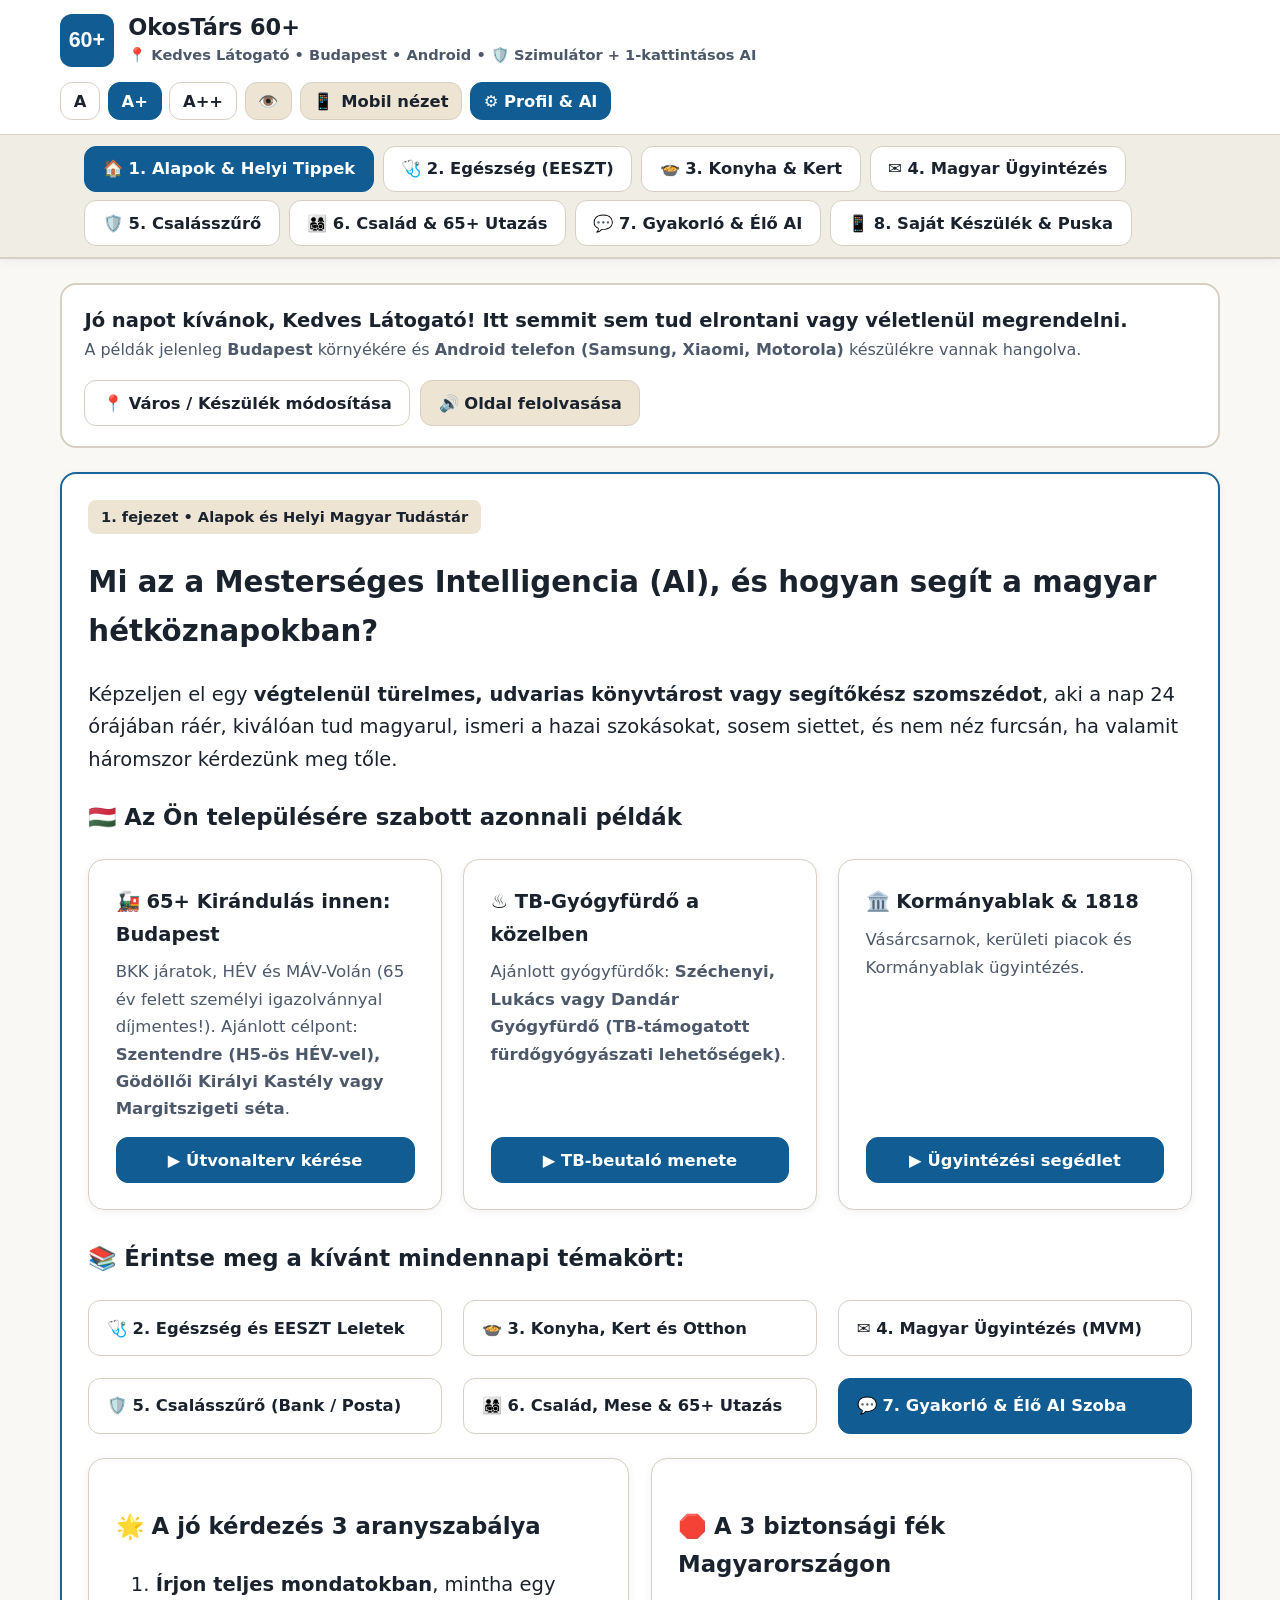
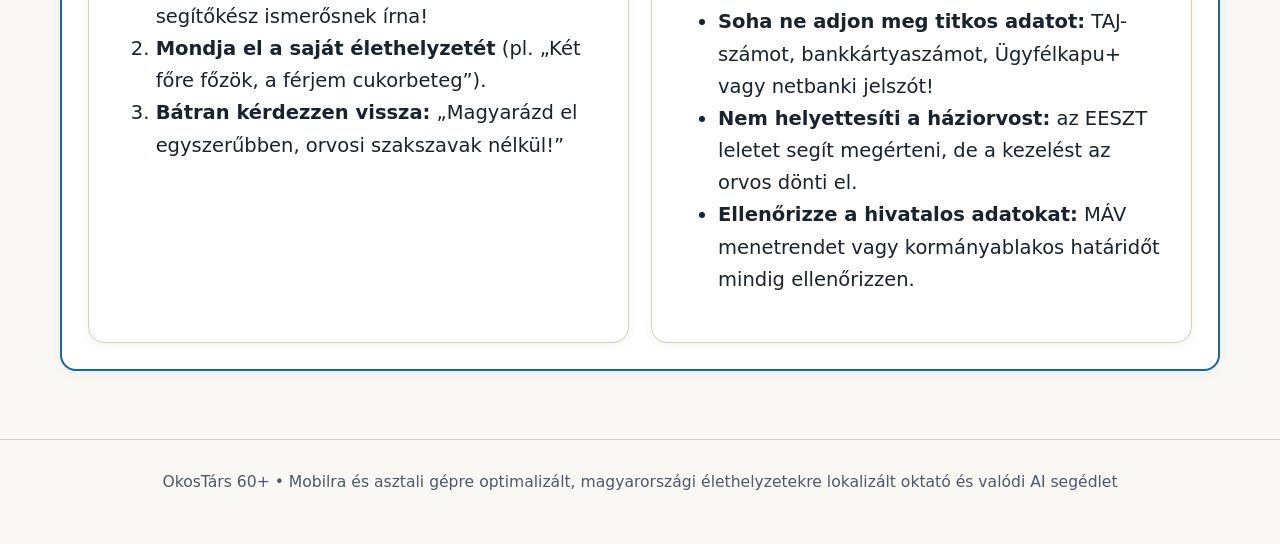
<file: index.html>
<!DOCTYPE html>
<html lang="hu">
<head>
  <meta charset="UTF-8" />
  <meta name="viewport" content="width=device-width, initial-scale=1.0, maximum-scale=5.0" />
  <title>OkosTárs 60+ – Mobilra Optimalizált Magyar AI Oktató és Valódi AI Segéd</title>
  <meta name="description" content="Senior-barát, mobiltelefonra is optimalizált, magyar viszonyokra (EESZT, MVM, MÁV 65+, magyar városok) szabott interaktív mesterséges intelligencia oktató, szimulátor és valódi élő AI-kliens." />
  <link rel="stylesheet" href="index.css" />
</head>
<body>

  <div id="app-shell">

    <header class="site-header no-print">
      <div class="container header-top">
        <div class="brand">
          <button class="brand-badge" onclick="switchSection('home')" aria-label="Kezdőlap">60+</button>
          <div>
            <h1>OkosTárs 60+</h1>
            <p id="profile-summary-badge">📍 Budapest • Android • Szimulátor + 1-kattintásos AI</p>
          </div>
        </div>

        <div class="toolbar" role="toolbar" aria-label="Olvasási és személyre szabási eszközök">
          <button id="btn-font-normal" class="btn btn-compact" onclick="setFontSize('normal')">A</button>
          <button id="btn-font-large" class="btn btn-compact btn-primary" onclick="setFontSize('large')">A+</button>
          <button id="btn-font-xlarge" class="btn btn-compact" onclick="setFontSize('xlarge')">A++</button>
          <button id="btn-contrast" class="btn btn-compact btn-secondary" onclick="toggleHighContrast()">👁️</button>
          <button id="btn-mobile-preview" class="btn btn-compact btn-secondary" onclick="toggleMobilePreviewMode()">
            📱 <span id="mobile-preview-label">Mobil nézet</span>
          </button>
          <button id="btn-toggle-settings" class="btn btn-compact btn-primary" onclick="toggleSettingsDrawer()">⚙️ Profil &amp; AI</button>
          <button id="btn-mobile-chapters" class="btn btn-compact btn-primary mobile-menu-trigger" onclick="toggleMobileChapterDrawer()">☰ Témák</button>
        </div>
      </div>

      <!-- Mobilos Lenyíló 2-oszlopos Témaválasztó -->
      <div id="mobile-chapter-drawer" class="mobile-chapter-drawer hidden">
        <div style="display:flex;justify-content:space-between;align-items:center;">
          <strong style="font-size:0.8rem;">Válasszon fejezetet (érintse meg):</strong>
          <button class="btn btn-compact" onclick="toggleMobileChapterDrawer()">✕ Bezár</button>
        </div>
        <div class="mobile-chapter-grid">
          <button class="btn" onclick="switchSection('home')">🏠 1. Alapok</button>
          <button class="btn" onclick="switchSection('health')">🩺 2. Egészség</button>
          <button class="btn" onclick="switchSection('kitchen')">🍲 3. Konyha &amp; Kert</button>
          <button class="btn" onclick="switchSection('admin')">✉️ 4. Ügyintézés</button>
          <button class="btn" onclick="switchSection('safety')">🛡️ 5. Csalásszűrő</button>
          <button class="btn" onclick="switchSection('leisure')">👨‍👩‍👧‍👦 6. Család &amp; Mese</button>
          <button class="btn btn-primary" onclick="switchSection('simulator')">💬 7. AI Szoba</button>
          <button class="btn" onclick="switchSection('realtools')">📱 8. Készülék &amp; Puska</button>
        </div>
      </div>

      <!-- Lehajtható Beállító Panel -->
      <div id="settings-drawer" class="settings-drawer hidden">
        <div class="container">
          <div class="grid-2">
            <div class="card">
              <h3 style="margin-top:0;">📍 1. Személyre szabás és Magyar Lokalizáció</h3>
              <div style="display:grid;gap:0.65rem;">
                <div>
                  <label for="prof-name"><strong>Hogyan szólíthatjuk Önt?</strong></label>
                  <input id="prof-name" class="form-control" type="text" value="Kedves Látogató" placeholder="Pl. Éva néni, János bácsi, Kati" />
                </div>
                <div>
                  <label for="prof-city"><strong>Város / Régió:</strong></label>
                  <select id="prof-city" class="form-control" onchange="handleCityPresetChange()">
                    <option value="Budapest">Budapest és környéke</option>
                    <option value="Debrecen">Debrecen és Hajdú-Bihar</option>
                    <option value="Szeged">Szeged és Csongrád-Csanád</option>
                    <option value="Miskolc">Miskolc és Borsod</option>
                    <option value="Pécs">Pécs és Baranya</option>
                    <option value="Győr">Győr és Kisalföld</option>
                    <option value="Székesfehérvár">Székesfehérvár és Fejér</option>
                    <option value="Kecskemét">Kecskemét és Bács-Kiskun</option>
                    <option value="Nyíregyháza">Nyíregyháza és Szabolcs</option>
                    <option value="Szombathely">Szombathely és Vas</option>
                    <option value="Veszprém">Veszprém és Balaton-felvidék</option>
                    <option value="Eger">Eger és Heves</option>
                  </select>
                </div>
                <div>
                  <label for="prof-custom-city"><strong>Vagy írja be saját települését:</strong></label>
                  <input id="prof-custom-city" class="form-control" type="text" placeholder="Pl. Gödöllő, Gyula, Keszthely..." />
                </div>
                <div>
                  <label for="prof-device"><strong>Használt készülék:</strong></label>
                  <select id="prof-device" class="form-control">
                    <option value="android">📱 Android okostelefon (Samsung, Xiaomi)</option>
                    <option value="iphone">🍏 iPhone / iPad</option>
                    <option value="windows">💻 Windows Számítógép / Laptop</option>
                  </select>
                </div>
                <button class="btn btn-primary" onclick="saveUserProfile()">💾 Profil mentése és helyi példák frissítése</button>
              </div>
            </div>

            <div class="card">
              <h3 style="margin-top:0;">⚡ 2. Valódi Élő AI-Kapcsolat (Gemini / ChatGPT)</h3>
              <div style="display:grid;gap:0.65rem;">
                <div>
                  <label for="ai-mode-select"><strong>Működési mód a Gyakorló Szobában:</strong></label>
                  <select id="ai-mode-select" class="form-control">
                    <option value="simulator">🛡️ Beépített Okos Szimulátor (Ingyenes, kulcs nélkül)</option>
                    <option value="gemini">✨ Valódi Élő Google Gemini AI (Gemini API-kulccsal)</option>
                    <option value="openai">🤖 Valódi Élő OpenAI ChatGPT (OpenAI API-kulccsal)</option>
                  </select>
                </div>
                <div>
                  <label for="ai-api-key"><strong>API-kulcs (csak a saját böngészőjében tárolódik):</strong></label>
                  <input id="ai-api-key" class="form-control" type="password" placeholder="AIzaSy... vagy sk-..." />
                </div>
                <div class="action-row">
                  <button class="btn btn-primary" onclick="saveAiConfig()">💾 AI-kapcsolat mentése</button>
                  <button class="btn btn-secondary" onclick="testLiveAiConnection()">🔌 Kapcsolat tesztelése</button>
                </div>
                <div id="ai-test-feedback" style="font-size:0.8rem;font-weight:600;color:var(--text-muted);"></div>
                <p style="font-size:0.8rem;color:var(--text-muted);margin:0;">
                  💡 <strong>API-kulcs nélkül is használhat valódi AI-t!</strong> Minden sablonnál és a gyakorlóban is ott a <strong>„🚀 ChatGPT”</strong> gomb, amely telefonon is egyetlen érintéssel átviszi a magyar kérdést a valódi, ingyenes ChatGPT-be.
                </p>
              </div>
            </div>
          </div>
        </div>
      </div>

      <!-- Asztali Főmenü (Mobilon elrejtve) -->
      <nav class="nav-bar desktop-only-nav" aria-label="Főmenü">
        <div class="container nav-list">
          <button id="nav-home" class="btn btn-primary" onclick="switchSection('home')">🏠 1. Alapok &amp; Helyi Tippek</button>
          <button id="nav-health" class="btn" onclick="switchSection('health')">🩺 2. Egészség (EESZT)</button>
          <button id="nav-home-kitchen" class="btn" onclick="switchSection('kitchen')">🍲 3. Konyha &amp; Kert</button>
          <button id="nav-admin" class="btn" onclick="switchSection('admin')">✉️ 4. Magyar Ügyintézés</button>
          <button id="nav-safety" class="btn" onclick="switchSection('safety')">🛡️ 5. Csalásszűrő</button>
          <button id="nav-leisure" class="btn" onclick="switchSection('leisure')">👨‍👩‍👧‍👦 6. Család &amp; 65+ Utazás</button>
          <button id="nav-simulator" class="btn" onclick="switchSection('simulator')">💬 7. Gyakorló &amp; Élő AI</button>
          <button id="nav-realtools" class="btn" onclick="switchSection('realtools')">📱 8. Saját Készülék &amp; Puska</button>
        </div>
      </nav>
    </header>

    <div id="toast-banner" class="toast hidden no-print" role="status" aria-live="polite">
      <span id="toast-text">Sikeres művelet!</span>
    </div>

    <main class="container section-stack">

      <!-- Személyre szabott üdvözlő és felolvasó sáv -->
      <div class="welcome-bar no-print">
        <div>
          <div id="welcome-banner-title" style="font-weight:700;">
            Jó napot kívánok! Itt semmit sem tud elrontani vagy véletlenül megrendelni.
          </div>
          <div id="welcome-banner-sub" style="font-size:0.82rem;color:var(--text-muted);">
            A példák jelenleg <strong>Budapest</strong> környékére és <strong>Android okostelefonra</strong> vannak hangolva.
          </div>
        </div>
        <div class="action-row">
          <button class="btn" onclick="toggleSettingsDrawer()">📍 Város / Készülék módosítása</button>
          <button id="btn-read-current" class="btn btn-secondary" onclick="readCurrentSectionAloud()">
            <span id="read-btn-label">🔊 Oldal felolvasása</span>
          </button>
        </div>
      </div>

      <!-- 1. KEZDŐLAP ÉS HELYI MAGYAR PÉLDÁK -->
      <section id="sec-home" class="app-section">
        <div class="card card-highlight">
          <span class="badge">1. fejezet • Alapok és Helyi Magyar Tudástár</span>
          <h2>Mi az a Mesterséges Intelligencia (AI), és hogyan segít a magyar hétköznapokban?</h2>
          <p>
            Képzeljen el egy <strong>végtelenül türelmes, udvarias könyvtárost vagy segítőkész szomszédot</strong>, aki a nap 24 órájában ráér, kiválóan tud magyarul, ismeri a hazai szokásokat, sosem siettet, és nem néz furcsán, ha valamit háromszor kérdezünk meg tőle.
          </p>

          <h3>🇭🇺 Az Ön településére szabott azonnali példák</h3>
          <div id="local-city-cards" class="grid-3"></div>

          <h3 style="margin-top:1.5rem;">📚 Érintse meg a kívánt mindennapi témakört:</h3>
          <div class="grid-3">
            <button class="btn" style="justify-content:flex-start;text-align:left;padding:0.9rem;" onclick="switchSection('health')">🩺 2. Egészség és EESZT Leletek</button>
            <button class="btn" style="justify-content:flex-start;text-align:left;padding:0.9rem;" onclick="switchSection('kitchen')">🍲 3. Konyha, Kert és Otthon</button>
            <button class="btn" style="justify-content:flex-start;text-align:left;padding:0.9rem;" onclick="switchSection('admin')">✉️ 4. Magyar Ügyintézés (MVM)</button>
            <button class="btn" style="justify-content:flex-start;text-align:left;padding:0.9rem;" onclick="switchSection('safety')">🛡️ 5. Csalásszűrő (Bank / Posta)</button>
            <button class="btn" style="justify-content:flex-start;text-align:left;padding:0.9rem;" onclick="switchSection('leisure')">👨‍👩‍👧‍👦 6. Család, Mese &amp; 65+ Utazás</button>
            <button class="btn btn-primary" style="justify-content:flex-start;text-align:left;padding:0.9rem;" onclick="switchSection('simulator')">💬 7. Gyakorló &amp; Élő AI Szoba</button>
          </div>

          <div class="grid-2" style="margin-top:1.25rem;">
            <div class="card">
              <h3>🌟 A jó kérdezés 3 aranyszabálya</h3>
              <ol>
                <li><strong>Írjon teljes mondatokban</strong>, mintha egy segítőkész ismerősnek írna!</li>
                <li><strong>Mondja el a saját élethelyzetét</strong> (pl. „Két főre főzök, a férjem cukorbeteg”).</li>
                <li><strong>Bátran kérdezzen vissza:</strong> „Magyarázd el egyszerűbben, orvosi szakszavak nélkül!”</li>
              </ol>
            </div>
            <div class="card">
              <h3>🛑 A 3 biztonsági fék Magyarországon</h3>
              <ul>
                <li><strong>Soha ne adjon meg titkos adatot:</strong> TAJ-számot, bankkártyaszámot, Ügyfélkapu+ vagy netbanki jelszót!</li>
                <li><strong>Nem helyettesíti a háziorvost:</strong> az EESZT leletet segít megérteni, de a kezelést az orvos dönti el.</li>
                <li><strong>Ellenőrizze a hivatalos adatokat:</strong> MÁV menetrendet vagy kormányablakos határidőt mindig ellenőrizzen.</li>
              </ul>
            </div>
          </div>
        </div>
      </section>

      <!-- 2. EGÉSZSÉG -->
      <section id="sec-health" class="app-section hidden">
        <div class="card card-highlight">
          <span class="badge">2. fejezet • Egészség, EESZT leletek és jóllét</span>
          <h2>🩺 EESZT orvosi leletek értelmezése és kímélő torna</h2>
          <div class="grid-3" style="margin-bottom:1rem;">
            <div>
              <label for="health-topic"><strong>1. Miben kér segítséget?</strong></label>
              <select id="health-topic" class="form-control" onchange="updateHealthBuilder()">
                <option value="lelet">EESZT orvosi lelet szavainak elmagyarázása</option>
                <option value="vizit">Kérdések összeírása az orvosi vizitre</option>
                <option value="torna">Ízületkímélő, széken ülve végezhető torna</option>
                <option value="etrend">Gyomorkímélő / diabéteszes magyaros étrend</option>
              </select>
            </div>
            <div>
              <label for="health-detail"><strong>2. Konkrét kifejezés vagy panasz:</strong></label>
              <input id="health-detail" class="form-control" type="text" value="enyhe hypertonia, emelkedett LDL-koleszterin" oninput="updateHealthBuilder()" />
            </div>
            <div>
              <label for="health-style"><strong>3. Hogyan válaszoljon?</strong></label>
              <select id="health-style" class="form-control" onchange="updateHealthBuilder()">
                <option value="Nyugtató, közérthető magyar nyelven, pontokba szedve">Közérthetően, pontokba szedve</option>
                <option value="Nagyon röviden, maximum 4 mondatban">Nagyon röviden (max. 4 mondat)</option>
              </select>
            </div>
          </div>
          <div class="prompt-preview">
            <p id="health-generated-prompt" style="margin:0 0 0.75rem 0;font-weight:600;"></p>
            <div class="action-row">
              <button class="btn btn-primary" onclick="openInSimulator(document.getElementById('health-generated-prompt').innerText)">▶ Kipróbálom itt (Szimulátor / Élő AI)</button>
              <button class="btn btn-secondary" onclick="openExternalChatGPT(document.getElementById('health-generated-prompt').innerText)">🚀 Megnyitás ChatGPT-ben</button>
              <button class="btn" onclick="copyText(document.getElementById('health-generated-prompt').innerText)">📋 Másolás</button>
            </div>
          </div>
        </div>
        <div id="health-templates-grid" class="grid-3" style="margin-top:1.25rem;"></div>
      </section>

      <!-- 3. KONYHA ÉS KERT -->
      <section id="sec-kitchen" class="app-section hidden">
        <div class="card card-highlight">
          <span class="badge">3. fejezet • Konyha, Kert és Háztartás</span>
          <h2>🍲 „Mi van a hűtőben?” Magyaros Receptvarázsló</h2>
          <div style="display:grid;grid-template-columns:repeat(auto-fit,minmax(130px,1fr));gap:0.5rem;margin-bottom:1rem;">
            <button class="btn btn-primary" onclick="toggleIngredient(this, 'krumpli')">✓ Krumpli</button>
            <button class="btn btn-primary" onclick="toggleIngredient(this, 'tejföl')">✓ Tejföl</button>
            <button class="btn btn-primary" onclick="toggleIngredient(this, 'tojás')">✓ Tojás</button>
            <button class="btn btn-primary" onclick="toggleIngredient(this, 'vöröshagyma')">✓ Vöröshagyma</button>
            <button class="btn" onclick="toggleIngredient(this, 'csirkemell')">Csirkemell</button>
            <button class="btn" onclick="toggleIngredient(this, 'sárgarépa')">Sárgarépa</button>
            <button class="btn" onclick="toggleIngredient(this, 'rizs')">Rizs</button>
            <button class="btn" onclick="toggleIngredient(this, 'túró')">Túró</button>
          </div>
          <div class="grid-2" style="margin-bottom:1rem;">
            <div>
              <label for="fridge-diet"><strong>Milyen legyen az étel?</strong></label>
              <select id="fridge-diet" class="form-control" onchange="updateFridgePrompt()">
                <option value="egyszerű, házias magyaros, olcsó és 30 perc alatt elkészíthető">Házias, olcsó és gyors (30 perces)</option>
                <option value="gyomorkímélő, kevés zsiradékkal készülő">Gyomorkímélő, könnyű</option>
                <option value="cukorbetegek számára is biztonságos">Cukorbeteg-barát</option>
              </select>
            </div>
            <div>
              <label for="fridge-portions"><strong>Hány személyre?</strong></label>
              <select id="fridge-portions" class="form-control" onchange="updateFridgePrompt()">
                <option value="2 személyre">2 személyre</option>
                <option value="1 személyre">1 személyre</option>
                <option value="4 személyre">4 személyre</option>
              </select>
            </div>
          </div>
          <div class="prompt-preview">
            <p id="fridge-generated-prompt" style="margin:0 0 0.75rem 0;font-weight:600;"></p>
            <div class="action-row">
              <button class="btn btn-primary" onclick="openInSimulator(document.getElementById('fridge-generated-prompt').innerText)">▶ Recept elkészítése</button>
              <button class="btn btn-secondary" onclick="openExternalChatGPT(document.getElementById('fridge-generated-prompt').innerText)">🚀 Megnyitás ChatGPT-ben</button>
              <button class="btn" onclick="copyText(document.getElementById('fridge-generated-prompt').innerText)">📋 Másolás</button>
            </div>
          </div>
        </div>
        <div id="kitchen-templates-grid" class="grid-3" style="margin-top:1.25rem;"></div>
      </section>

      <!-- 4. ÜGYINTÉZÉS -->
      <section id="sec-admin" class="app-section hidden">
        <div class="card card-highlight">
          <span class="badge">4. fejezet • Hazai Ügyintézés (MVM, Önkormányzat, MÁK)</span>
          <h2>✉️ Magyar Hivatalos Levélíró</h2>
          <div class="grid-3" style="margin-bottom:1rem;">
            <div>
              <label for="letter-type"><strong>1. Címzett:</strong></label>
              <select id="letter-type" class="form-control" onchange="updateLetterBuilder()">
                <option value="szamla">MVM Next / Vízművek számlareklamáció</option>
                <option value="onkormanyzat">Helyi Önkormányzat</option>
                <option value="garancia">Üzlet – Garanciális csere</option>
                <option value="koszonto">Családi születésnapi köszöntő</option>
              </select>
            </div>
            <div>
              <label for="letter-tone"><strong>2. Hangnem:</strong></label>
              <select id="letter-tone" class="form-control" onchange="updateLetterBuilder()">
                <option value="udvarias, de határozott és hivatalos magyar">Udvarias, de határozott</option>
                <option value="melegszívű, szeretetteljes">Melegszívű, családias</option>
              </select>
            </div>
            <div>
              <label for="letter-note"><strong>3. Mi történt röviden?</strong></label>
              <input id="letter-note" class="form-control" type="text" value="A szokásos havi 8.000 Ft helyett 42.000 Ft-os számla érkezett." oninput="updateLetterBuilder()" />
            </div>
          </div>
          <div class="prompt-preview">
            <p id="letter-generated-prompt" style="margin:0 0 0.75rem 0;font-weight:600;"></p>
            <div class="action-row">
              <button class="btn btn-primary" onclick="openInSimulator(document.getElementById('letter-generated-prompt').innerText)">▶ Levél megíratása</button>
              <button class="btn btn-secondary" onclick="openExternalChatGPT(document.getElementById('letter-generated-prompt').innerText)">🚀 Megnyitás ChatGPT-ben</button>
              <button class="btn" onclick="copyText(document.getElementById('letter-generated-prompt').innerText)">📋 Másolás</button>
            </div>
          </div>
        </div>
        <div id="admin-templates-grid" class="grid-3" style="margin-top:1.25rem;"></div>
      </section>

      <!-- 5. CSALÁSSZŰRŐ -->
      <section id="sec-safety" class="app-section hidden">
        <div class="card card-highlight">
          <span class="badge">5. fejezet • Hazai Csalásszűrő (Magyar Posta, MVM, OTP/MBH)</span>
          <h2>🛡️ Interaktív Magyar Csalás-Detektív</h2>
          <div id="scam-tabs" class="action-row" style="margin-bottom:1rem;"></div>
          <div class="prompt-preview">
            <div id="scam-sender" style="font-size:0.8rem;font-weight:700;color:var(--text-muted);"></div>
            <p id="scam-message" style="font-size:1.05rem;font-weight:600;"></p>
            <div class="action-row">
              <button class="btn btn-danger" onclick="answerScamQuiz('scam')">🚨 Ez CSALÁS!</button>
              <button class="btn btn-success" onclick="answerScamQuiz('safe')">✅ Valódi, biztonságos</button>
              <button class="btn" onclick="analyzeScamInSimulator()">🤖 Elemzés a Gyakorlóban / Élő AI-ban</button>
            </div>
            <div id="scam-explanation" class="card hidden" style="margin-top:1rem;"></div>
          </div>
        </div>
        <div id="safety-templates-grid" class="grid-3" style="margin-top:1.25rem;"></div>
      </section>

      <!-- 6. CSALÁD ÉS MESE -->
      <section id="sec-leisure" class="app-section hidden">
        <div class="card card-highlight">
          <span class="badge">6. fejezet • Szabadidő, Unoka-Mesegyár és 65+ Utazás</span>
          <h2>📖 Interaktív „Unoka-Mesegyár”</h2>
          <div class="grid-3" style="margin-bottom:1rem;">
            <div>
              <label for="story-name"><strong>1. Unoka neve és kora:</strong></label>
              <input id="story-name" class="form-control" type="text" value="Bence, 5 éves" oninput="updateStoryBuilder()" />
            </div>
            <div>
              <label for="story-hero"><strong>2. Kedvenc állata / játéka:</strong></label>
              <input id="story-hero" class="form-control" type="text" value="egy kis piros tűzoltóautó és egy kiskutya" oninput="updateStoryBuilder()" />
            </div>
            <div>
              <label for="story-lesson"><strong>3. Mese tanulsága:</strong></label>
              <select id="story-lesson" class="form-control" onchange="updateStoryBuilder()">
                <option value="a barátságról és segítségnyújtásról">Barátságról és segítségnyújtásról</option>
                <option value="az esti fogmosásról és elalvásról">Esti fogmosásról és elalvásról</option>
              </select>
            </div>
          </div>
          <div class="prompt-preview">
            <p id="story-generated-prompt" style="margin:0 0 0.75rem 0;font-weight:600;"></p>
            <div class="action-row">
              <button class="btn btn-primary" onclick="openInSimulator(document.getElementById('story-generated-prompt').innerText)">▶ Mese megírása</button>
              <button class="btn btn-secondary" onclick="openExternalChatGPT(document.getElementById('story-generated-prompt').innerText)">🚀 Megnyitás ChatGPT-ben</button>
              <button class="btn" onclick="copyText(document.getElementById('story-generated-prompt').innerText)">📋 Másolás</button>
            </div>
          </div>
        </div>
        <div id="leisure-templates-grid" class="grid-3" style="margin-top:1.25rem;"></div>
      </section>

      <!-- 7. GYAKORLÓ ÉS ÉLŐ AI SZOBA -->
      <section id="sec-simulator" class="app-section hidden">
        <div class="card card-highlight">
          <div style="display:flex;justify-content:space-between;align-items:center;flex-wrap:wrap;gap:0.75rem;">
            <div>
              <span class="badge">7. fejezet • Gyakorló-Szimulátor + Valódi Élő AI</span>
              <h2 style="margin:0.35rem 0;">💬 Beszélgetés az OkosTárssal</h2>
            </div>
            <div class="action-row">
              <button class="btn btn-primary" onclick="toggleSettingsDrawer()">⚡ Valódi AI kulcs beállítása</button>
              <button class="btn btn-secondary" onclick="resetSimulatorWithWelcome()">🔄 Új beszélgetés</button>
            </div>
          </div>

          <div class="grid-3" style="margin:1rem 0;">
            <button class="btn" onclick="sendSimulatorPreset('health_lelet')">🩺 EESZT lelet lefordítása</button>
            <button class="btn" onclick="sendSimulatorPreset('kitchen_recipe')">🍲 Krumplis recept</button>
            <button class="btn" onclick="sendSimulatorPreset('admin_complaint')">✉️ MVM számlareklamáció</button>
            <button class="btn" onclick="sendSimulatorPreset('safety_sms')">🛡️ Magyar Posta SMS ellenőrzése</button>
            <button class="btn" onclick="sendSimulatorPreset('local_trip')">🚂 65+ kirándulás a városomból</button>
          </div>

          <div id="sim-chat-log" class="chat-log" aria-live="polite"></div>

          <div class="action-row" style="margin-top:0.85rem;">
            <button class="btn btn-secondary" onclick="sendSimulatorFollowup('Kérlek, fogalmazd át még egyszerűbben, rövidebb mondatokkal!')">„Mondd még egyszerűbben!”</button>
            <button class="btn btn-secondary" onclick="sendSimulatorFollowup('Írj még 3 konkrét gyakorlati tanácsot ehhez magyarországi viszonyokra!')">„Adj még 3 hazai jó tanácsot!”</button>
          </div>

          <div style="margin-top:0.85rem;display:grid;gap:0.5rem;">
            <textarea id="sim-user-input" class="form-control" rows="3" placeholder="Írja ide a kérdését magyarul, vagy bökjön a Diktálás gombra..."></textarea>
            <div style="display:grid;grid-template-columns:1fr 1fr;gap:0.5rem;">
              <button id="btn-sim-voice" class="btn btn-secondary" onclick="startSimulatedOrRealVoice()">🎙️ Diktálás</button>
              <button id="btn-sim-send" class="btn btn-primary" onclick="handleSimulatorSubmit()">Küldés ➤</button>
            </div>
          </div>

          <div class="action-row" style="margin-top:0.75rem;">
            <button class="btn btn-secondary" onclick="openExternalChatGPT(document.getElementById('sim-user-input').value || lastUserQuestion)">🚀 Kérdés megnyitása valódi ChatGPT-ben</button>
            <button class="btn" onclick="openExternalGemini(document.getElementById('sim-user-input').value || lastUserQuestion)">✨ Másolás és Google Gemini megnyitása</button>
          </div>
        </div>
      </section>

      <!-- 8. KÉSZÜLÉKRE SZABOTT ÚTMUTATÓ ÉS PUSKA -->
      <section id="sec-realtools" class="app-section hidden">
        <div class="card card-highlight">
          <div style="display:flex;justify-content:space-between;align-items:center;flex-wrap:wrap;gap:1rem;">
            <div>
              <span class="badge">8. fejezet • Saját Készülék Útmutató és Konyhai Puska</span>
              <h2>📱 Hogyan használja a saját készülékén?</h2>
            </div>
            <button class="btn btn-primary no-print" onclick="window.print()">🖨️ Oldal kinyomtatása „Puskának”</button>
          </div>

          <div class="action-row no-print" style="margin:1rem 0;">
            <button id="dev-tab-android" class="btn btn-primary" onclick="selectDeviceGuide('android')">📱 Android telefon / tablet</button>
            <button id="dev-tab-iphone" class="btn" onclick="selectDeviceGuide('iphone')">🍏 iPhone / iPad</button>
            <button id="dev-tab-windows" class="btn" onclick="selectDeviceGuide('windows')">💻 Windows Számítógép</button>
          </div>

          <div id="device-specific-guide" style="margin-top:1rem;"></div>
        </div>
      </section>

    </main>

    <!-- Mobilos Alsó Hüvelykujj-Menü (Bottom Tab Bar) -->
    <nav id="mobile-bottom-nav" class="mobile-bottom-nav no-print" aria-label="Mobil alsó gyorsmenü">
      <div class="mobile-bottom-grid">
        <button id="mnav-home" class="mnav-btn active" onclick="switchSection('home')">
          <span style="font-size:1.2rem;">🏠</span>
          <span>Alapok</span>
        </button>
        <button id="mnav-topics" class="mnav-btn" onclick="toggleMobileChapterDrawer()">
          <span style="font-size:1.2rem;">📚</span>
          <span>Témák (8)</span>
        </button>
        <button id="mnav-simulator" class="mnav-btn" onclick="switchSection('simulator')">
          <span style="font-size:1.2rem;">💬</span>
          <span>AI Szoba</span>
        </button>
        <button id="mnav-realtools" class="mnav-btn" onclick="switchSection('realtools')">
          <span style="font-size:1.2rem;">📱</span>
          <span>Puska</span>
        </button>
      </div>
    </nav>

    <footer class="site-footer no-print">
      <div class="container">
        OkosTárs 60+ • Mobilra és asztali gépre optimalizált, magyarországi élethelyzetekre lokalizált oktató és valódi AI segédlet
      </div>
    </footer>

  </div>

  <script src="app.js"></script>
</body>
</html>
</file>
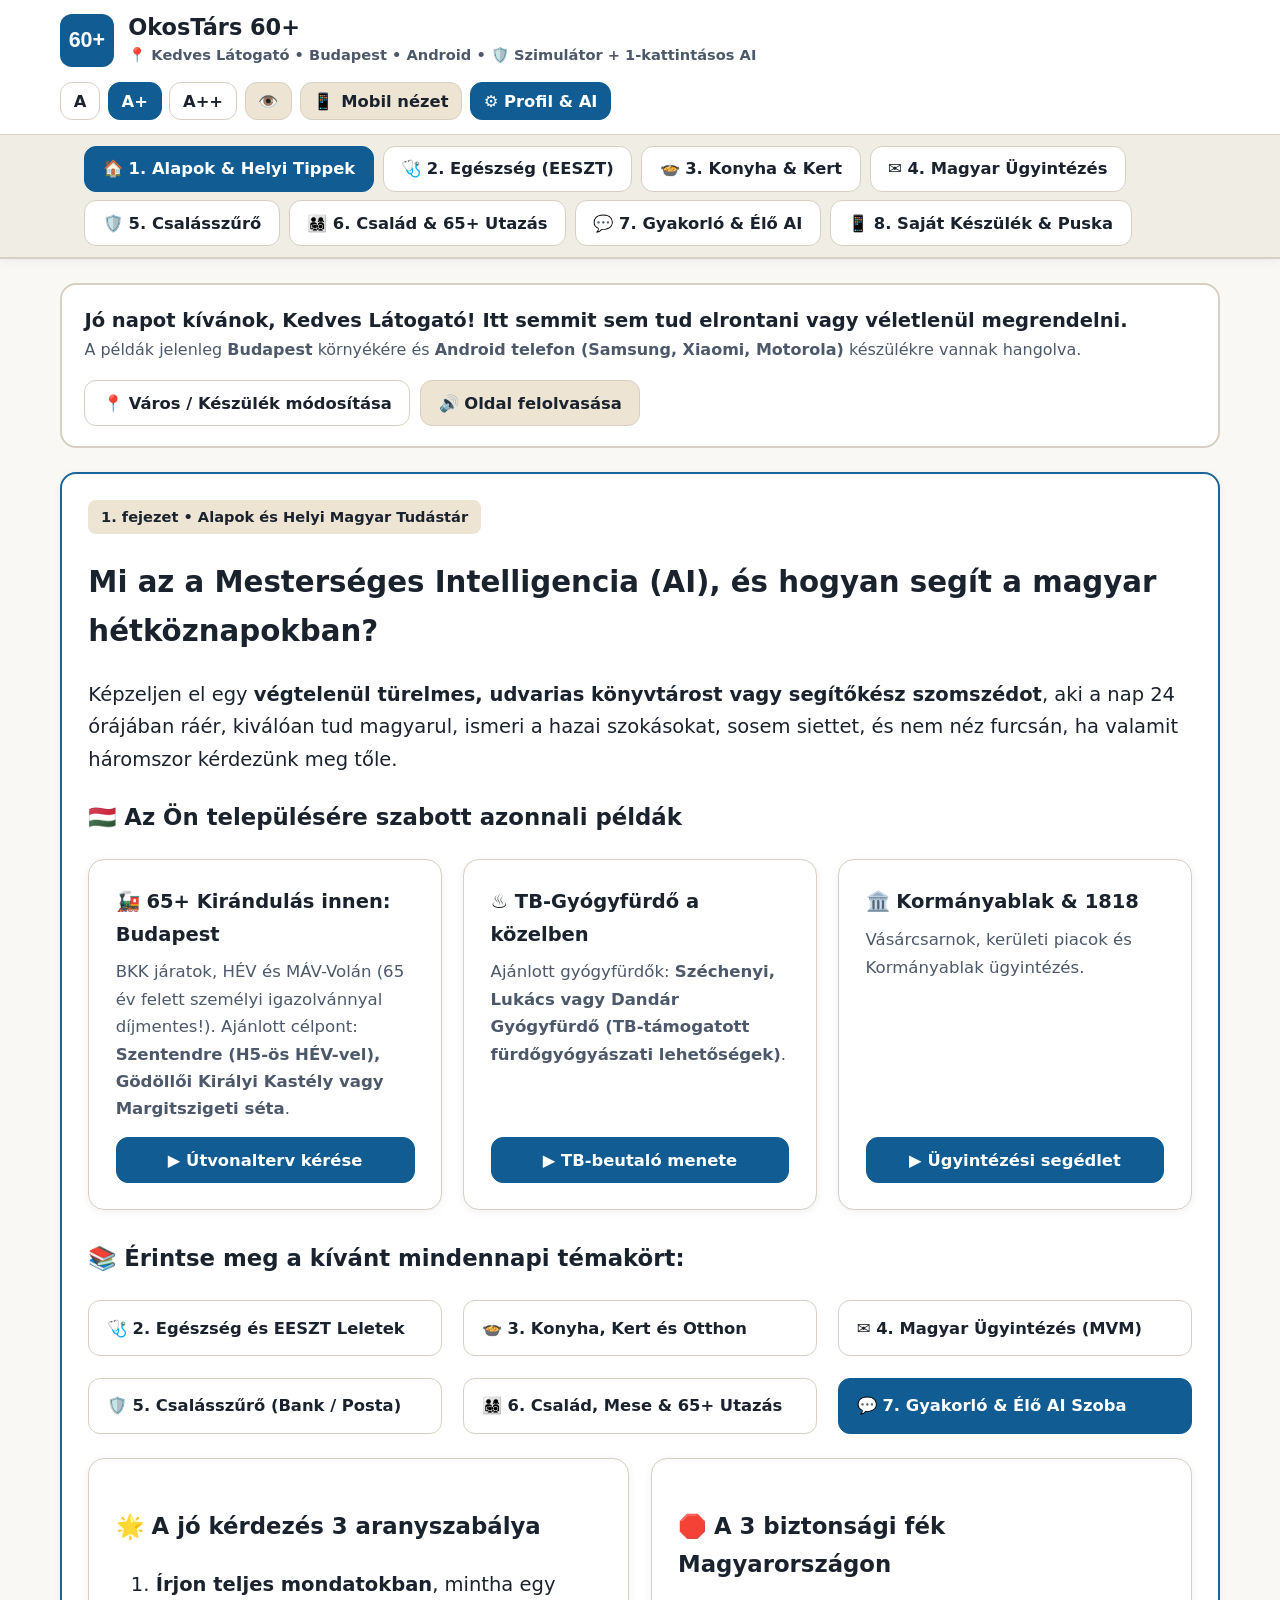
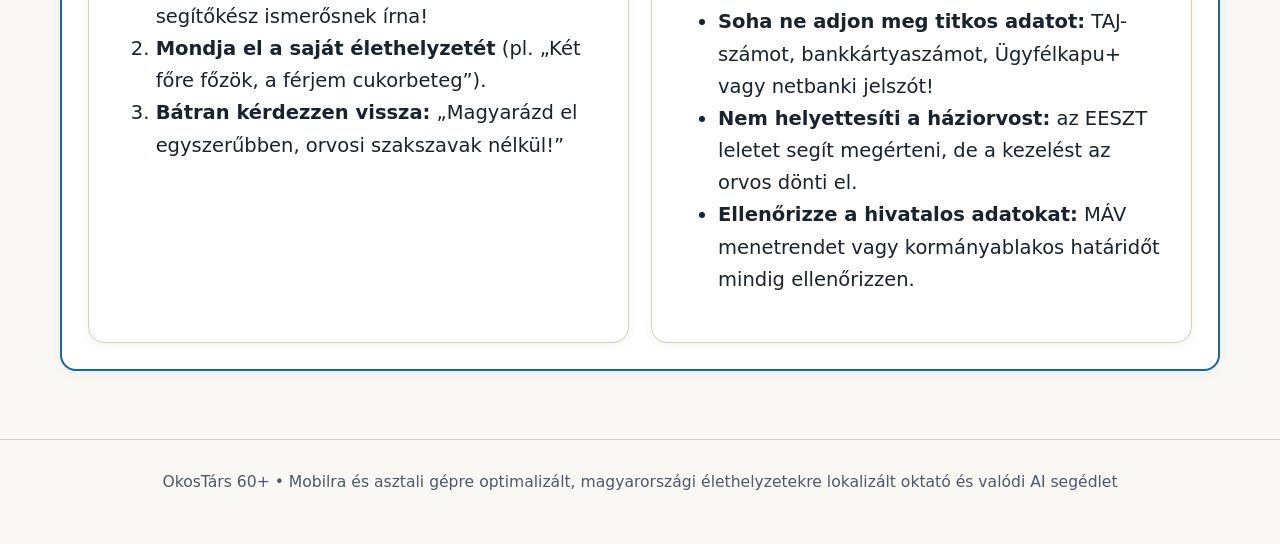
<file: okos-tars-60plusz-teljes.html>
<!DOCTYPE html>
<html lang="hu">
<head>
  <meta charset="UTF-8" />
  <meta name="viewport" content="width=device-width, initial-scale=1.0, maximum-scale=5.0" />
  <title>OkosTárs 60+ – Mobilra Optimalizált Magyar AI Oktató és Valódi AI Segéd</title>
  <meta name="description" content="Senior-barát, mobiltelefonra is optimalizált, magyar viszonyokra (EESZT, MVM, MÁV 65+, magyar városok) szabott interaktív mesterséges intelligencia oktató, szimulátor és valódi élő AI-kliens." />
  <style>
:root {
  --bg-page: hsl(42, 33%, 97%);
  --bg-card: hsl(0, 0%, 100%);
  --bg-subtle: hsl(40, 28%, 92%);
  --text-main: hsl(215, 28%, 14%);
  --text-muted: hsl(215, 16%, 36%);
  --primary: hsl(205, 80%, 32%);
  --primary-hover: hsl(205, 84%, 25%);
  --primary-fg: hsl(0, 0%, 100%);
  --secondary: hsl(38, 45%, 88%);
  --secondary-fg: hsl(215, 28%, 14%);
  --border: hsl(38, 22%, 80%);
  --border-strong: hsl(205, 70%, 35%);
  --success: hsl(145, 65%, 28%);
  --warning: hsl(28, 88%, 36%);
  --error: hsl(355, 74%, 38%);
  --radius-lg: 16px;
  --radius-md: 12px;
  --shadow-sm: 0 2px 10px rgba(15, 23, 42, 0.06);
  --shadow-md: 0 10px 28px rgba(15, 23, 42, 0.11);
}

html.high-contrast {
  --bg-page: hsl(0, 0%, 100%);
  --bg-card: hsl(0, 0%, 100%);
  --bg-subtle: hsl(50, 100%, 93%);
  --text-main: hsl(0, 0%, 4%);
  --text-muted: hsl(0, 0%, 16%);
  --primary: hsl(212, 100%, 22%);
  --primary-hover: hsl(212, 100%, 16%);
  --primary-fg: hsl(0, 0%, 100%);
  --secondary: hsl(48, 100%, 84%);
  --secondary-fg: hsl(0, 0%, 4%);
  --border: hsl(0, 0%, 20%);
  --border-strong: hsl(212, 100%, 22%);
}

html {
  font-size: 18px;
  scroll-behavior: smooth;
  box-sizing: border-box;
  -webkit-text-size-adjust: 100%;
}

html.font-normal { font-size: 17px; }
html.font-large { font-size: 19.5px; }
html.font-xlarge { font-size: 22px; }

*, *::before, *::after {
  box-sizing: inherit;
}

body {
  margin: 0;
  padding: 0;
  background-color: var(--bg-page);
  color: var(--text-main);
  font-family: system-ui, -apple-system, "Segoe UI", Roboto, "Helvetica Neue", Arial, sans-serif;
  line-height: 1.65;
  overflow-x: hidden;
  overflow-wrap: break-word;
  word-break: break-word;
}

.container {
  max-width: 1160px;
  margin: 0 auto;
  padding: 0 1.25rem;
}

/* Mobil Előnézet Keret Asztali Gépen */
body.mobile-preview-active {
  background-color: hsl(215, 22%, 22%);
  padding: 14px 0 40px;
}

body.mobile-preview-active #app-shell {
  max-width: 412px;
  margin: 0 auto;
  border: 4px solid var(--primary);
  border-radius: 28px;
  overflow: hidden;
  background-color: var(--bg-page);
  box-shadow: 0 24px 60px rgba(0, 0, 0, 0.35);
  position: relative;
}

.site-header {
  position: sticky;
  top: 0;
  z-index: 40;
  background: var(--bg-card);
  border-bottom: 2px solid var(--border);
  box-shadow: var(--shadow-sm);
}

.header-top {
  display: flex;
  flex-wrap: wrap;
  align-items: center;
  justify-content: space-between;
  gap: 0.75rem;
  padding: 0.7rem 0;
}

.brand {
  display: flex;
  align-items: center;
  gap: 0.75rem;
  min-width: 0;
}

.brand-badge {
  width: 2.75rem;
  height: 2.75rem;
  border-radius: var(--radius-md);
  background: var(--primary);
  color: var(--primary-fg);
  display: flex;
  align-items: center;
  justify-content: center;
  font-weight: 800;
  font-size: 1.1rem;
  flex-shrink: 0;
  border: none;
  cursor: pointer;
}

.brand h1 {
  margin: 0;
  font-size: 1.15rem;
  line-height: 1.2;
}

.brand p {
  margin: 0.15rem 0 0;
  font-size: 0.75rem;
  color: var(--text-muted);
  font-weight: 600;
}

.toolbar {
  display: flex;
  flex-wrap: wrap;
  align-items: center;
  gap: 0.4rem;
}

.nav-bar {
  background: var(--bg-subtle);
  border-top: 1px solid var(--border);
  padding: 0.55rem 0;
}

.nav-list {
  display: flex;
  flex-wrap: wrap;
  gap: 0.45rem;
}

.btn {
  cursor: pointer;
  font-family: inherit;
  font-size: 0.84rem;
  font-weight: 700;
  min-height: 46px;
  padding: 0.5rem 0.9rem;
  border-radius: var(--radius-md);
  border: 1px solid var(--border);
  background: var(--bg-card);
  color: var(--text-main);
  transition: all 0.15s ease;
  display: inline-flex;
  align-items: center;
  justify-content: center;
  gap: 0.4rem;
  text-decoration: none;
}

.btn-compact {
  min-height: 38px;
  padding: 0.35rem 0.65rem;
}

.btn:hover {
  border-color: var(--primary);
}

.btn:focus-visible {
  outline: 3px solid var(--primary);
  outline-offset: 2px;
}

.btn-primary {
  background: var(--primary);
  color: var(--primary-fg);
  border-color: var(--primary);
}

.btn-primary:hover {
  background: var(--primary-hover);
}

.btn-secondary {
  background: var(--secondary);
  color: var(--secondary-fg);
}

.btn-danger {
  background: var(--error);
  color: #fff;
  border-color: var(--error);
}

.btn-success {
  background: var(--success);
  color: #fff;
  border-color: var(--success);
}

.card {
  background: var(--bg-card);
  border: 1px solid var(--border);
  border-radius: var(--radius-lg);
  padding: 1.35rem;
  box-shadow: var(--shadow-sm);
}

.card-highlight {
  border: 2px solid var(--border-strong);
}

.welcome-bar {
  background: var(--bg-card);
  border: 2px solid var(--border);
  border-radius: var(--radius-lg);
  padding: 1rem 1.15rem;
  display: flex;
  flex-wrap: wrap;
  align-items: center;
  justify-content: space-between;
  gap: 0.85rem;
}

.settings-drawer {
  background: var(--bg-subtle);
  border-top: 2px solid var(--border-strong);
  border-bottom: 2px solid var(--border-strong);
  padding: 1rem 0;
  max-height: 78vh;
  overflow-y: auto;
}

.mobile-chapter-drawer {
  background: var(--bg-subtle);
  border-top: 2px solid var(--border-strong);
  padding: 0.85rem;
}

.mobile-chapter-grid {
  display: grid;
  grid-template-columns: repeat(2, 1fr);
  gap: 0.5rem;
  margin-top: 0.5rem;
}

.mobile-bottom-nav {
  display: none;
  position: fixed;
  bottom: 0;
  left: 0;
  right: 0;
  z-index: 50;
  background: var(--bg-card);
  border-top: 2px solid var(--border-strong);
  box-shadow: 0 -4px 16px rgba(0, 0, 0, 0.1);
}

.mobile-bottom-grid {
  display: grid;
  grid-template-columns: repeat(4, 1fr);
}

.mnav-btn {
  border: none;
  background: transparent;
  color: var(--text-main);
  padding: 0.5rem 0.25rem;
  min-height: 56px;
  font-family: inherit;
  font-size: 0.75rem;
  font-weight: 700;
  display: flex;
  flex-direction: column;
  align-items: center;
  justify-content: center;
  gap: 0.15rem;
  cursor: pointer;
}

.mnav-btn.active {
  background: var(--primary);
  color: var(--primary-fg);
}

.grid-2 {
  display: grid;
  grid-template-columns: repeat(auto-fit, minmax(290px, 1fr));
  gap: 1.1rem;
}

.grid-3 {
  display: grid;
  grid-template-columns: repeat(auto-fit, minmax(270px, 1fr));
  gap: 1.1rem;
}

.section-stack {
  display: flex;
  flex-direction: column;
  gap: 1.25rem;
  padding: 1.25rem 0 3.5rem;
}

.hidden {
  display: none !important;
}

.badge {
  display: inline-block;
  padding: 0.25rem 0.65rem;
  border-radius: 8px;
  background: var(--secondary);
  color: var(--secondary-fg);
  font-size: 0.75rem;
  font-weight: 700;
}

.form-control {
  width: 100%;
  font-family: inherit;
  font-size: 1rem;
  min-height: 48px;
  padding: 0.6rem 0.8rem;
  border-radius: var(--radius-md);
  border: 1px solid var(--border);
  background: var(--bg-page);
  color: var(--text-main);
}

.prompt-preview {
  background: var(--bg-subtle);
  border: 2px solid var(--border-strong);
  border-radius: var(--radius-md);
  padding: 1rem;
}

.action-row {
  display: flex;
  flex-wrap: wrap;
  gap: 0.5rem;
}

.chat-log {
  background: var(--bg-page);
  border: 1px solid var(--border);
  border-radius: var(--radius-md);
  padding: 1rem;
  max-height: 460px;
  overflow-y: auto;
  display: flex;
  flex-direction: column;
  gap: 0.85rem;
}

.bubble-user {
  align-self: flex-end;
  background: var(--primary);
  color: var(--primary-fg);
  padding: 0.85rem 1rem;
  border-radius: var(--radius-md);
  max-width: 88%;
}

.bubble-ai {
  align-self: flex-start;
  background: var(--bg-card);
  border: 1px solid var(--border);
  padding: 0.95rem 1.05rem;
  border-radius: var(--radius-md);
  max-width: 92%;
  box-shadow: var(--shadow-sm);
}

.toast {
  position: fixed;
  bottom: 4.5rem;
  right: 1rem;
  left: 1rem;
  z-index: 60;
  background: var(--primary);
  color: var(--primary-fg);
  padding: 0.85rem 1.15rem;
  border-radius: var(--radius-md);
  box-shadow: var(--shadow-md);
  font-weight: 700;
  font-size: 0.85rem;
  max-width: 420px;
  margin-left: auto;
}

.site-footer {
  border-top: 1px solid var(--border);
  padding: 1.5rem 0 2.5rem;
  text-align: center;
  font-size: 0.8rem;
  color: var(--text-muted);
}

.mobile-menu-trigger {
  display: none;
}

/* Mobiltelefon (<768px) ÉS Mobil Előnézet szabályok */
@media (max-width: 767px) {
  .container { padding: 0 0.85rem; }
  .desktop-only-nav { display: none !important; }
  .mobile-menu-trigger { display: inline-flex !important; }
  .mobile-bottom-nav { display: block !important; }
  .card { padding: 1rem; }
  .grid-2, .grid-3 { grid-template-columns: 1fr !important; }
  .action-row {
    flex-direction: column;
    align-items: stretch;
  }
  .action-row > .btn {
    width: 100%;
    min-height: 48px;
  }
  .section-stack {
    padding-bottom: 5.5rem;
  }
}

body.mobile-preview-active .container { padding: 0 0.85rem; }
body.mobile-preview-active .desktop-only-nav { display: none !important; }
body.mobile-preview-active .mobile-menu-trigger { display: inline-flex !important; }
body.mobile-preview-active .mobile-bottom-nav {
  display: block !important;
  position: sticky;
  bottom: 0;
}
body.mobile-preview-active .card { padding: 1rem; }
body.mobile-preview-active .grid-2,
body.mobile-preview-active .grid-3 {
  grid-template-columns: 1fr !important;
}
body.mobile-preview-active .action-row {
  flex-direction: column;
  align-items: stretch;
}
body.mobile-preview-active .action-row > .btn {
  width: 100%;
  min-height: 48px;
}

@media print {
  .no-print { display: none !important; }
  body { background: #fff; color: #000; font-size: 13pt; }
  .card { box-shadow: none; border: 1px solid #444; }
}

</style>
</head>
<body>

  <div id="app-shell">

    <header class="site-header no-print">
      <div class="container header-top">
        <div class="brand">
          <button class="brand-badge" onclick="switchSection('home')" aria-label="Kezdőlap">60+</button>
          <div>
            <h1>OkosTárs 60+</h1>
            <p id="profile-summary-badge">📍 Budapest • Android • Szimulátor + 1-kattintásos AI</p>
          </div>
        </div>

        <div class="toolbar" role="toolbar" aria-label="Olvasási és személyre szabási eszközök">
          <button id="btn-font-normal" class="btn btn-compact" onclick="setFontSize('normal')">A</button>
          <button id="btn-font-large" class="btn btn-compact btn-primary" onclick="setFontSize('large')">A+</button>
          <button id="btn-font-xlarge" class="btn btn-compact" onclick="setFontSize('xlarge')">A++</button>
          <button id="btn-contrast" class="btn btn-compact btn-secondary" onclick="toggleHighContrast()">👁️</button>
          <button id="btn-mobile-preview" class="btn btn-compact btn-secondary" onclick="toggleMobilePreviewMode()">
            📱 <span id="mobile-preview-label">Mobil nézet</span>
          </button>
          <button id="btn-toggle-settings" class="btn btn-compact btn-primary" onclick="toggleSettingsDrawer()">⚙️ Profil &amp; AI</button>
          <button id="btn-mobile-chapters" class="btn btn-compact btn-primary mobile-menu-trigger" onclick="toggleMobileChapterDrawer()">☰ Témák</button>
        </div>
      </div>

      <!-- Mobilos Lenyíló 2-oszlopos Témaválasztó -->
      <div id="mobile-chapter-drawer" class="mobile-chapter-drawer hidden">
        <div style="display:flex;justify-content:space-between;align-items:center;">
          <strong style="font-size:0.8rem;">Válasszon fejezetet (érintse meg):</strong>
          <button class="btn btn-compact" onclick="toggleMobileChapterDrawer()">✕ Bezár</button>
        </div>
        <div class="mobile-chapter-grid">
          <button class="btn" onclick="switchSection('home')">🏠 1. Alapok</button>
          <button class="btn" onclick="switchSection('health')">🩺 2. Egészség</button>
          <button class="btn" onclick="switchSection('kitchen')">🍲 3. Konyha &amp; Kert</button>
          <button class="btn" onclick="switchSection('admin')">✉️ 4. Ügyintézés</button>
          <button class="btn" onclick="switchSection('safety')">🛡️ 5. Csalásszűrő</button>
          <button class="btn" onclick="switchSection('leisure')">👨‍👩‍👧‍👦 6. Család &amp; Mese</button>
          <button class="btn btn-primary" onclick="switchSection('simulator')">💬 7. AI Szoba</button>
          <button class="btn" onclick="switchSection('realtools')">📱 8. Készülék &amp; Puska</button>
        </div>
      </div>

      <!-- Lehajtható Beállító Panel -->
      <div id="settings-drawer" class="settings-drawer hidden">
        <div class="container">
          <div class="grid-2">
            <div class="card">
              <h3 style="margin-top:0;">📍 1. Személyre szabás és Magyar Lokalizáció</h3>
              <div style="display:grid;gap:0.65rem;">
                <div>
                  <label for="prof-name"><strong>Hogyan szólíthatjuk Önt?</strong></label>
                  <input id="prof-name" class="form-control" type="text" value="Kedves Látogató" placeholder="Pl. Éva néni, János bácsi, Kati" />
                </div>
                <div>
                  <label for="prof-city"><strong>Város / Régió:</strong></label>
                  <select id="prof-city" class="form-control" onchange="handleCityPresetChange()">
                    <option value="Budapest">Budapest és környéke</option>
                    <option value="Debrecen">Debrecen és Hajdú-Bihar</option>
                    <option value="Szeged">Szeged és Csongrád-Csanád</option>
                    <option value="Miskolc">Miskolc és Borsod</option>
                    <option value="Pécs">Pécs és Baranya</option>
                    <option value="Győr">Győr és Kisalföld</option>
                    <option value="Székesfehérvár">Székesfehérvár és Fejér</option>
                    <option value="Kecskemét">Kecskemét és Bács-Kiskun</option>
                    <option value="Nyíregyháza">Nyíregyháza és Szabolcs</option>
                    <option value="Szombathely">Szombathely és Vas</option>
                    <option value="Veszprém">Veszprém és Balaton-felvidék</option>
                    <option value="Eger">Eger és Heves</option>
                  </select>
                </div>
                <div>
                  <label for="prof-custom-city"><strong>Vagy írja be saját települését:</strong></label>
                  <input id="prof-custom-city" class="form-control" type="text" placeholder="Pl. Gödöllő, Gyula, Keszthely..." />
                </div>
                <div>
                  <label for="prof-device"><strong>Használt készülék:</strong></label>
                  <select id="prof-device" class="form-control">
                    <option value="android">📱 Android okostelefon (Samsung, Xiaomi)</option>
                    <option value="iphone">🍏 iPhone / iPad</option>
                    <option value="windows">💻 Windows Számítógép / Laptop</option>
                  </select>
                </div>
                <button class="btn btn-primary" onclick="saveUserProfile()">💾 Profil mentése és helyi példák frissítése</button>
              </div>
            </div>

            <div class="card">
              <h3 style="margin-top:0;">⚡ 2. Valódi Élő AI-Kapcsolat (Gemini / ChatGPT)</h3>
              <div style="display:grid;gap:0.65rem;">
                <div>
                  <label for="ai-mode-select"><strong>Működési mód a Gyakorló Szobában:</strong></label>
                  <select id="ai-mode-select" class="form-control">
                    <option value="simulator">🛡️ Beépített Okos Szimulátor (Ingyenes, kulcs nélkül)</option>
                    <option value="gemini">✨ Valódi Élő Google Gemini AI (Gemini API-kulccsal)</option>
                    <option value="openai">🤖 Valódi Élő OpenAI ChatGPT (OpenAI API-kulccsal)</option>
                  </select>
                </div>
                <div>
                  <label for="ai-api-key"><strong>API-kulcs (csak a saját böngészőjében tárolódik):</strong></label>
                  <input id="ai-api-key" class="form-control" type="password" placeholder="AIzaSy... vagy sk-..." />
                </div>
                <div class="action-row">
                  <button class="btn btn-primary" onclick="saveAiConfig()">💾 AI-kapcsolat mentése</button>
                  <button class="btn btn-secondary" onclick="testLiveAiConnection()">🔌 Kapcsolat tesztelése</button>
                </div>
                <div id="ai-test-feedback" style="font-size:0.8rem;font-weight:600;color:var(--text-muted);"></div>
                <p style="font-size:0.8rem;color:var(--text-muted);margin:0;">
                  💡 <strong>API-kulcs nélkül is használhat valódi AI-t!</strong> Minden sablonnál és a gyakorlóban is ott a <strong>„🚀 ChatGPT”</strong> gomb, amely telefonon is egyetlen érintéssel átviszi a magyar kérdést a valódi, ingyenes ChatGPT-be.
                </p>
              </div>
            </div>
          </div>
        </div>
      </div>

      <!-- Asztali Főmenü (Mobilon elrejtve) -->
      <nav class="nav-bar desktop-only-nav" aria-label="Főmenü">
        <div class="container nav-list">
          <button id="nav-home" class="btn btn-primary" onclick="switchSection('home')">🏠 1. Alapok &amp; Helyi Tippek</button>
          <button id="nav-health" class="btn" onclick="switchSection('health')">🩺 2. Egészség (EESZT)</button>
          <button id="nav-home-kitchen" class="btn" onclick="switchSection('kitchen')">🍲 3. Konyha &amp; Kert</button>
          <button id="nav-admin" class="btn" onclick="switchSection('admin')">✉️ 4. Magyar Ügyintézés</button>
          <button id="nav-safety" class="btn" onclick="switchSection('safety')">🛡️ 5. Csalásszűrő</button>
          <button id="nav-leisure" class="btn" onclick="switchSection('leisure')">👨‍👩‍👧‍👦 6. Család &amp; 65+ Utazás</button>
          <button id="nav-simulator" class="btn" onclick="switchSection('simulator')">💬 7. Gyakorló &amp; Élő AI</button>
          <button id="nav-realtools" class="btn" onclick="switchSection('realtools')">📱 8. Saját Készülék &amp; Puska</button>
        </div>
      </nav>
    </header>

    <div id="toast-banner" class="toast hidden no-print" role="status" aria-live="polite">
      <span id="toast-text">Sikeres művelet!</span>
    </div>

    <main class="container section-stack">

      <!-- Személyre szabott üdvözlő és felolvasó sáv -->
      <div class="welcome-bar no-print">
        <div>
          <div id="welcome-banner-title" style="font-weight:700;">
            Jó napot kívánok! Itt semmit sem tud elrontani vagy véletlenül megrendelni.
          </div>
          <div id="welcome-banner-sub" style="font-size:0.82rem;color:var(--text-muted);">
            A példák jelenleg <strong>Budapest</strong> környékére és <strong>Android okostelefonra</strong> vannak hangolva.
          </div>
        </div>
        <div class="action-row">
          <button class="btn" onclick="toggleSettingsDrawer()">📍 Város / Készülék módosítása</button>
          <button id="btn-read-current" class="btn btn-secondary" onclick="readCurrentSectionAloud()">
            <span id="read-btn-label">🔊 Oldal felolvasása</span>
          </button>
        </div>
      </div>

      <!-- 1. KEZDŐLAP ÉS HELYI MAGYAR PÉLDÁK -->
      <section id="sec-home" class="app-section">
        <div class="card card-highlight">
          <span class="badge">1. fejezet • Alapok és Helyi Magyar Tudástár</span>
          <h2>Mi az a Mesterséges Intelligencia (AI), és hogyan segít a magyar hétköznapokban?</h2>
          <p>
            Képzeljen el egy <strong>végtelenül türelmes, udvarias könyvtárost vagy segítőkész szomszédot</strong>, aki a nap 24 órájában ráér, kiválóan tud magyarul, ismeri a hazai szokásokat, sosem siettet, és nem néz furcsán, ha valamit háromszor kérdezünk meg tőle.
          </p>

          <h3>🇭🇺 Az Ön településére szabott azonnali példák</h3>
          <div id="local-city-cards" class="grid-3"></div>

          <h3 style="margin-top:1.5rem;">📚 Érintse meg a kívánt mindennapi témakört:</h3>
          <div class="grid-3">
            <button class="btn" style="justify-content:flex-start;text-align:left;padding:0.9rem;" onclick="switchSection('health')">🩺 2. Egészség és EESZT Leletek</button>
            <button class="btn" style="justify-content:flex-start;text-align:left;padding:0.9rem;" onclick="switchSection('kitchen')">🍲 3. Konyha, Kert és Otthon</button>
            <button class="btn" style="justify-content:flex-start;text-align:left;padding:0.9rem;" onclick="switchSection('admin')">✉️ 4. Magyar Ügyintézés (MVM)</button>
            <button class="btn" style="justify-content:flex-start;text-align:left;padding:0.9rem;" onclick="switchSection('safety')">🛡️ 5. Csalásszűrő (Bank / Posta)</button>
            <button class="btn" style="justify-content:flex-start;text-align:left;padding:0.9rem;" onclick="switchSection('leisure')">👨‍👩‍👧‍👦 6. Család, Mese &amp; 65+ Utazás</button>
            <button class="btn btn-primary" style="justify-content:flex-start;text-align:left;padding:0.9rem;" onclick="switchSection('simulator')">💬 7. Gyakorló &amp; Élő AI Szoba</button>
          </div>

          <div class="grid-2" style="margin-top:1.25rem;">
            <div class="card">
              <h3>🌟 A jó kérdezés 3 aranyszabálya</h3>
              <ol>
                <li><strong>Írjon teljes mondatokban</strong>, mintha egy segítőkész ismerősnek írna!</li>
                <li><strong>Mondja el a saját élethelyzetét</strong> (pl. „Két főre főzök, a férjem cukorbeteg”).</li>
                <li><strong>Bátran kérdezzen vissza:</strong> „Magyarázd el egyszerűbben, orvosi szakszavak nélkül!”</li>
              </ol>
            </div>
            <div class="card">
              <h3>🛑 A 3 biztonsági fék Magyarországon</h3>
              <ul>
                <li><strong>Soha ne adjon meg titkos adatot:</strong> TAJ-számot, bankkártyaszámot, Ügyfélkapu+ vagy netbanki jelszót!</li>
                <li><strong>Nem helyettesíti a háziorvost:</strong> az EESZT leletet segít megérteni, de a kezelést az orvos dönti el.</li>
                <li><strong>Ellenőrizze a hivatalos adatokat:</strong> MÁV menetrendet vagy kormányablakos határidőt mindig ellenőrizzen.</li>
              </ul>
            </div>
          </div>
        </div>
      </section>

      <!-- 2. EGÉSZSÉG -->
      <section id="sec-health" class="app-section hidden">
        <div class="card card-highlight">
          <span class="badge">2. fejezet • Egészség, EESZT leletek és jóllét</span>
          <h2>🩺 EESZT orvosi leletek értelmezése és kímélő torna</h2>
          <div class="grid-3" style="margin-bottom:1rem;">
            <div>
              <label for="health-topic"><strong>1. Miben kér segítséget?</strong></label>
              <select id="health-topic" class="form-control" onchange="updateHealthBuilder()">
                <option value="lelet">EESZT orvosi lelet szavainak elmagyarázása</option>
                <option value="vizit">Kérdések összeírása az orvosi vizitre</option>
                <option value="torna">Ízületkímélő, széken ülve végezhető torna</option>
                <option value="etrend">Gyomorkímélő / diabéteszes magyaros étrend</option>
              </select>
            </div>
            <div>
              <label for="health-detail"><strong>2. Konkrét kifejezés vagy panasz:</strong></label>
              <input id="health-detail" class="form-control" type="text" value="enyhe hypertonia, emelkedett LDL-koleszterin" oninput="updateHealthBuilder()" />
            </div>
            <div>
              <label for="health-style"><strong>3. Hogyan válaszoljon?</strong></label>
              <select id="health-style" class="form-control" onchange="updateHealthBuilder()">
                <option value="Nyugtató, közérthető magyar nyelven, pontokba szedve">Közérthetően, pontokba szedve</option>
                <option value="Nagyon röviden, maximum 4 mondatban">Nagyon röviden (max. 4 mondat)</option>
              </select>
            </div>
          </div>
          <div class="prompt-preview">
            <p id="health-generated-prompt" style="margin:0 0 0.75rem 0;font-weight:600;"></p>
            <div class="action-row">
              <button class="btn btn-primary" onclick="openInSimulator(document.getElementById('health-generated-prompt').innerText)">▶ Kipróbálom itt (Szimulátor / Élő AI)</button>
              <button class="btn btn-secondary" onclick="openExternalChatGPT(document.getElementById('health-generated-prompt').innerText)">🚀 Megnyitás ChatGPT-ben</button>
              <button class="btn" onclick="copyText(document.getElementById('health-generated-prompt').innerText)">📋 Másolás</button>
            </div>
          </div>
        </div>
        <div id="health-templates-grid" class="grid-3" style="margin-top:1.25rem;"></div>
      </section>

      <!-- 3. KONYHA ÉS KERT -->
      <section id="sec-kitchen" class="app-section hidden">
        <div class="card card-highlight">
          <span class="badge">3. fejezet • Konyha, Kert és Háztartás</span>
          <h2>🍲 „Mi van a hűtőben?” Magyaros Receptvarázsló</h2>
          <div style="display:grid;grid-template-columns:repeat(auto-fit,minmax(130px,1fr));gap:0.5rem;margin-bottom:1rem;">
            <button class="btn btn-primary" onclick="toggleIngredient(this, 'krumpli')">✓ Krumpli</button>
            <button class="btn btn-primary" onclick="toggleIngredient(this, 'tejföl')">✓ Tejföl</button>
            <button class="btn btn-primary" onclick="toggleIngredient(this, 'tojás')">✓ Tojás</button>
            <button class="btn btn-primary" onclick="toggleIngredient(this, 'vöröshagyma')">✓ Vöröshagyma</button>
            <button class="btn" onclick="toggleIngredient(this, 'csirkemell')">Csirkemell</button>
            <button class="btn" onclick="toggleIngredient(this, 'sárgarépa')">Sárgarépa</button>
            <button class="btn" onclick="toggleIngredient(this, 'rizs')">Rizs</button>
            <button class="btn" onclick="toggleIngredient(this, 'túró')">Túró</button>
          </div>
          <div class="grid-2" style="margin-bottom:1rem;">
            <div>
              <label for="fridge-diet"><strong>Milyen legyen az étel?</strong></label>
              <select id="fridge-diet" class="form-control" onchange="updateFridgePrompt()">
                <option value="egyszerű, házias magyaros, olcsó és 30 perc alatt elkészíthető">Házias, olcsó és gyors (30 perces)</option>
                <option value="gyomorkímélő, kevés zsiradékkal készülő">Gyomorkímélő, könnyű</option>
                <option value="cukorbetegek számára is biztonságos">Cukorbeteg-barát</option>
              </select>
            </div>
            <div>
              <label for="fridge-portions"><strong>Hány személyre?</strong></label>
              <select id="fridge-portions" class="form-control" onchange="updateFridgePrompt()">
                <option value="2 személyre">2 személyre</option>
                <option value="1 személyre">1 személyre</option>
                <option value="4 személyre">4 személyre</option>
              </select>
            </div>
          </div>
          <div class="prompt-preview">
            <p id="fridge-generated-prompt" style="margin:0 0 0.75rem 0;font-weight:600;"></p>
            <div class="action-row">
              <button class="btn btn-primary" onclick="openInSimulator(document.getElementById('fridge-generated-prompt').innerText)">▶ Recept elkészítése</button>
              <button class="btn btn-secondary" onclick="openExternalChatGPT(document.getElementById('fridge-generated-prompt').innerText)">🚀 Megnyitás ChatGPT-ben</button>
              <button class="btn" onclick="copyText(document.getElementById('fridge-generated-prompt').innerText)">📋 Másolás</button>
            </div>
          </div>
        </div>
        <div id="kitchen-templates-grid" class="grid-3" style="margin-top:1.25rem;"></div>
      </section>

      <!-- 4. ÜGYINTÉZÉS -->
      <section id="sec-admin" class="app-section hidden">
        <div class="card card-highlight">
          <span class="badge">4. fejezet • Hazai Ügyintézés (MVM, Önkormányzat, MÁK)</span>
          <h2>✉️ Magyar Hivatalos Levélíró</h2>
          <div class="grid-3" style="margin-bottom:1rem;">
            <div>
              <label for="letter-type"><strong>1. Címzett:</strong></label>
              <select id="letter-type" class="form-control" onchange="updateLetterBuilder()">
                <option value="szamla">MVM Next / Vízművek számlareklamáció</option>
                <option value="onkormanyzat">Helyi Önkormányzat</option>
                <option value="garancia">Üzlet – Garanciális csere</option>
                <option value="koszonto">Családi születésnapi köszöntő</option>
              </select>
            </div>
            <div>
              <label for="letter-tone"><strong>2. Hangnem:</strong></label>
              <select id="letter-tone" class="form-control" onchange="updateLetterBuilder()">
                <option value="udvarias, de határozott és hivatalos magyar">Udvarias, de határozott</option>
                <option value="melegszívű, szeretetteljes">Melegszívű, családias</option>
              </select>
            </div>
            <div>
              <label for="letter-note"><strong>3. Mi történt röviden?</strong></label>
              <input id="letter-note" class="form-control" type="text" value="A szokásos havi 8.000 Ft helyett 42.000 Ft-os számla érkezett." oninput="updateLetterBuilder()" />
            </div>
          </div>
          <div class="prompt-preview">
            <p id="letter-generated-prompt" style="margin:0 0 0.75rem 0;font-weight:600;"></p>
            <div class="action-row">
              <button class="btn btn-primary" onclick="openInSimulator(document.getElementById('letter-generated-prompt').innerText)">▶ Levél megíratása</button>
              <button class="btn btn-secondary" onclick="openExternalChatGPT(document.getElementById('letter-generated-prompt').innerText)">🚀 Megnyitás ChatGPT-ben</button>
              <button class="btn" onclick="copyText(document.getElementById('letter-generated-prompt').innerText)">📋 Másolás</button>
            </div>
          </div>
        </div>
        <div id="admin-templates-grid" class="grid-3" style="margin-top:1.25rem;"></div>
      </section>

      <!-- 5. CSALÁSSZŰRŐ -->
      <section id="sec-safety" class="app-section hidden">
        <div class="card card-highlight">
          <span class="badge">5. fejezet • Hazai Csalásszűrő (Magyar Posta, MVM, OTP/MBH)</span>
          <h2>🛡️ Interaktív Magyar Csalás-Detektív</h2>
          <div id="scam-tabs" class="action-row" style="margin-bottom:1rem;"></div>
          <div class="prompt-preview">
            <div id="scam-sender" style="font-size:0.8rem;font-weight:700;color:var(--text-muted);"></div>
            <p id="scam-message" style="font-size:1.05rem;font-weight:600;"></p>
            <div class="action-row">
              <button class="btn btn-danger" onclick="answerScamQuiz('scam')">🚨 Ez CSALÁS!</button>
              <button class="btn btn-success" onclick="answerScamQuiz('safe')">✅ Valódi, biztonságos</button>
              <button class="btn" onclick="analyzeScamInSimulator()">🤖 Elemzés a Gyakorlóban / Élő AI-ban</button>
            </div>
            <div id="scam-explanation" class="card hidden" style="margin-top:1rem;"></div>
          </div>
        </div>
        <div id="safety-templates-grid" class="grid-3" style="margin-top:1.25rem;"></div>
      </section>

      <!-- 6. CSALÁD ÉS MESE -->
      <section id="sec-leisure" class="app-section hidden">
        <div class="card card-highlight">
          <span class="badge">6. fejezet • Szabadidő, Unoka-Mesegyár és 65+ Utazás</span>
          <h2>📖 Interaktív „Unoka-Mesegyár”</h2>
          <div class="grid-3" style="margin-bottom:1rem;">
            <div>
              <label for="story-name"><strong>1. Unoka neve és kora:</strong></label>
              <input id="story-name" class="form-control" type="text" value="Bence, 5 éves" oninput="updateStoryBuilder()" />
            </div>
            <div>
              <label for="story-hero"><strong>2. Kedvenc állata / játéka:</strong></label>
              <input id="story-hero" class="form-control" type="text" value="egy kis piros tűzoltóautó és egy kiskutya" oninput="updateStoryBuilder()" />
            </div>
            <div>
              <label for="story-lesson"><strong>3. Mese tanulsága:</strong></label>
              <select id="story-lesson" class="form-control" onchange="updateStoryBuilder()">
                <option value="a barátságról és segítségnyújtásról">Barátságról és segítségnyújtásról</option>
                <option value="az esti fogmosásról és elalvásról">Esti fogmosásról és elalvásról</option>
              </select>
            </div>
          </div>
          <div class="prompt-preview">
            <p id="story-generated-prompt" style="margin:0 0 0.75rem 0;font-weight:600;"></p>
            <div class="action-row">
              <button class="btn btn-primary" onclick="openInSimulator(document.getElementById('story-generated-prompt').innerText)">▶ Mese megírása</button>
              <button class="btn btn-secondary" onclick="openExternalChatGPT(document.getElementById('story-generated-prompt').innerText)">🚀 Megnyitás ChatGPT-ben</button>
              <button class="btn" onclick="copyText(document.getElementById('story-generated-prompt').innerText)">📋 Másolás</button>
            </div>
          </div>
        </div>
        <div id="leisure-templates-grid" class="grid-3" style="margin-top:1.25rem;"></div>
      </section>

      <!-- 7. GYAKORLÓ ÉS ÉLŐ AI SZOBA -->
      <section id="sec-simulator" class="app-section hidden">
        <div class="card card-highlight">
          <div style="display:flex;justify-content:space-between;align-items:center;flex-wrap:wrap;gap:0.75rem;">
            <div>
              <span class="badge">7. fejezet • Gyakorló-Szimulátor + Valódi Élő AI</span>
              <h2 style="margin:0.35rem 0;">💬 Beszélgetés az OkosTárssal</h2>
            </div>
            <div class="action-row">
              <button class="btn btn-primary" onclick="toggleSettingsDrawer()">⚡ Valódi AI kulcs beállítása</button>
              <button class="btn btn-secondary" onclick="resetSimulatorWithWelcome()">🔄 Új beszélgetés</button>
            </div>
          </div>

          <div class="grid-3" style="margin:1rem 0;">
            <button class="btn" onclick="sendSimulatorPreset('health_lelet')">🩺 EESZT lelet lefordítása</button>
            <button class="btn" onclick="sendSimulatorPreset('kitchen_recipe')">🍲 Krumplis recept</button>
            <button class="btn" onclick="sendSimulatorPreset('admin_complaint')">✉️ MVM számlareklamáció</button>
            <button class="btn" onclick="sendSimulatorPreset('safety_sms')">🛡️ Magyar Posta SMS ellenőrzése</button>
            <button class="btn" onclick="sendSimulatorPreset('local_trip')">🚂 65+ kirándulás a városomból</button>
          </div>

          <div id="sim-chat-log" class="chat-log" aria-live="polite"></div>

          <div class="action-row" style="margin-top:0.85rem;">
            <button class="btn btn-secondary" onclick="sendSimulatorFollowup('Kérlek, fogalmazd át még egyszerűbben, rövidebb mondatokkal!')">„Mondd még egyszerűbben!”</button>
            <button class="btn btn-secondary" onclick="sendSimulatorFollowup('Írj még 3 konkrét gyakorlati tanácsot ehhez magyarországi viszonyokra!')">„Adj még 3 hazai jó tanácsot!”</button>
          </div>

          <div style="margin-top:0.85rem;display:grid;gap:0.5rem;">
            <textarea id="sim-user-input" class="form-control" rows="3" placeholder="Írja ide a kérdését magyarul, vagy bökjön a Diktálás gombra..."></textarea>
            <div style="display:grid;grid-template-columns:1fr 1fr;gap:0.5rem;">
              <button id="btn-sim-voice" class="btn btn-secondary" onclick="startSimulatedOrRealVoice()">🎙️ Diktálás</button>
              <button id="btn-sim-send" class="btn btn-primary" onclick="handleSimulatorSubmit()">Küldés ➤</button>
            </div>
          </div>

          <div class="action-row" style="margin-top:0.75rem;">
            <button class="btn btn-secondary" onclick="openExternalChatGPT(document.getElementById('sim-user-input').value || lastUserQuestion)">🚀 Kérdés megnyitása valódi ChatGPT-ben</button>
            <button class="btn" onclick="openExternalGemini(document.getElementById('sim-user-input').value || lastUserQuestion)">✨ Másolás és Google Gemini megnyitása</button>
          </div>
        </div>
      </section>

      <!-- 8. KÉSZÜLÉKRE SZABOTT ÚTMUTATÓ ÉS PUSKA -->
      <section id="sec-realtools" class="app-section hidden">
        <div class="card card-highlight">
          <div style="display:flex;justify-content:space-between;align-items:center;flex-wrap:wrap;gap:1rem;">
            <div>
              <span class="badge">8. fejezet • Saját Készülék Útmutató és Konyhai Puska</span>
              <h2>📱 Hogyan használja a saját készülékén?</h2>
            </div>
            <button class="btn btn-primary no-print" onclick="window.print()">🖨️ Oldal kinyomtatása „Puskának”</button>
          </div>

          <div class="action-row no-print" style="margin:1rem 0;">
            <button id="dev-tab-android" class="btn btn-primary" onclick="selectDeviceGuide('android')">📱 Android telefon / tablet</button>
            <button id="dev-tab-iphone" class="btn" onclick="selectDeviceGuide('iphone')">🍏 iPhone / iPad</button>
            <button id="dev-tab-windows" class="btn" onclick="selectDeviceGuide('windows')">💻 Windows Számítógép</button>
          </div>

          <div id="device-specific-guide" style="margin-top:1rem;"></div>
        </div>
      </section>

    </main>

    <!-- Mobilos Alsó Hüvelykujj-Menü (Bottom Tab Bar) -->
    <nav id="mobile-bottom-nav" class="mobile-bottom-nav no-print" aria-label="Mobil alsó gyorsmenü">
      <div class="mobile-bottom-grid">
        <button id="mnav-home" class="mnav-btn active" onclick="switchSection('home')">
          <span style="font-size:1.2rem;">🏠</span>
          <span>Alapok</span>
        </button>
        <button id="mnav-topics" class="mnav-btn" onclick="toggleMobileChapterDrawer()">
          <span style="font-size:1.2rem;">📚</span>
          <span>Témák (8)</span>
        </button>
        <button id="mnav-simulator" class="mnav-btn" onclick="switchSection('simulator')">
          <span style="font-size:1.2rem;">💬</span>
          <span>AI Szoba</span>
        </button>
        <button id="mnav-realtools" class="mnav-btn" onclick="switchSection('realtools')">
          <span style="font-size:1.2rem;">📱</span>
          <span>Puska</span>
        </button>
      </div>
    </nav>

    <footer class="site-footer no-print">
      <div class="container">
        OkosTárs 60+ • Mobilra és asztali gépre optimalizált, magyarországi élethelyzetekre lokalizált oktató és valódi AI segédlet
      </div>
    </footer>

  </div>

  <script>
const HUNGARIAN_CITY_DATA = {
  "Budapest": {
    transport: "BKK járatok, HÉV és MÁV-Volán (65 év felett személyi igazolvánnyal díjmentes!)",
    tripTarget: "Szentendre (H5-ös HÉV-vel), Gödöllői Királyi Kastély vagy Margitszigeti séta",
    bath: "Széchenyi, Lukács vagy Dandár Gyógyfürdő (TB-támogatott fürdőgyógyászati lehetőségek)",
    market: "Vásárcsarnok, kerületi piacok és Kormányablak ügyintézés"
  },
  "Debrecen": {
    transport: "DKV villamosok és buszok, valamint MÁV-Volán (65+ díjmentes utazás)",
    tripTarget: "Nagyerdő, Békás-tó körüli kényelmes séta, Hortobágy vagy Hajdúszoboszlói fürdőzés",
    bath: "Aquaticum Termálfürdő és Hajdúszoboszlói Gyógyfürdő",
    market: "Debreceni Nagypiac, Kenézy / Klinikai Központ szakrendelések"
  },
  "Szeged": {
    transport: "SZKT trolibuszok, villamosok, Szeged-Hódmezővásárhely Tram-Train és MÁV-Volán (65+ díjmentes)",
    tripTarget: "Ópusztaszeri Nemzeti Történeti Emlékpark, Gyulai Várfürdő vagy Tisza-parti séta",
    bath: "Anna Gyógy-, Termál- és Élményfürdő, Napfényfürdő Aquapolis",
    market: "Mars téri piac, Szegedi Tudományegyetem klinikák és szakrendelők"
  },
  "Miskolc": {
    transport: "MVK buszok és villamosok, Lillafüredi kisvasút és MÁV-Volán (65+ díjmentes)",
    tripTarget: "Lillafüred (Hámori-tó, Függőkert), Miskolctapolca vagy Eger",
    bath: "Miskolctapolcai fürdők, Selyemréti Strandfürdő és Zsóry Gyógyfürdő (Mezőkövesd)",
    market: "Búza téri vásárcsarnok, megyei szakrendelők"
  },
  "Pécs": {
    transport: "Tüke Busz helyi járatok és MÁV-Volánbusz (65+ díjmentes utazás)",
    tripTarget: "Harkányi Gyógyfürdő, Villány, Orfűi-tó vagy a pécsi Zsolnay Kulturális Negyed",
    bath: "Harkányi Gyógy- és Strandfürdő, Siklósi Termálfürdő",
    market: "Pécsi Vásárcsarnok, PTE Klinikai Központ szakrendelések"
  },
  "Győr": {
    transport: "Győri helyi autóbuszok és MÁV-Volán járatok (65+ díjmentes)",
    tripTarget: "Pannonhalmi Főapátság, Mosonmagyaróvár vagy Tata (Öreg-tó)",
    bath: "Rába Quelle Gyógy-, Termál- és Élményfürdő, Lipóti Termálfürdő",
    market: "Győri Vásárcsarnok, Petz Aladár Egyetemi Oktató Kórház szakrendelők"
  },
  "Székesfehérvár": {
    transport: "Helyi autóbuszjáratok és MÁV-Volán (Velencei-tó és Budapest irányába 65+ díjmentes)",
    tripTarget: "Agárdi Gyógyfürdő, Velencei-tó parti séta, Bory-vár vagy Veszprém",
    bath: "Árpád Fürdő (Székesfehérvár) és Agárdi Gyógy- és Termálfürdő",
    market: "Városi Piac, Szent György Kórház szakrendelések"
  },
  "Kecskemét": {
    transport: "KEKO helyi buszok és MÁV-Volán járatok (65+ díjmentes)",
    tripTarget: "Kiskunmajsa (Jonathermál), Tiszakécske (Tisza-parti Gyógyfürdő) vagy Kecskeméti Arborétum",
    bath: "Kecskeméti Fürdő és Tiszakécskei Gyógyfürdő",
    market: "Kecskeméti Városi Piac, megyei szakrendelő"
  },
  "Nyíregyháza": {
    transport: "Helyi autóbuszok és MÁV-Volán (65+ díjmentes)",
    tripTarget: "Sóstógyógyfürdő, Nyíregyházi Állatpark, Múzeumfalu vagy Tokaj",
    bath: "Aquarius Élmény- és Parkfürdő (Sóstógyógyfürdő)",
    market: "Búza téri piac, Jósa András Oktatókórház szakrendelők"
  },
  "Szombathely": {
    transport: "Blaguss helyi buszok, GYSEV és Volánbusz (65+ díjmentes)",
    tripTarget: "Kőszeg történelmi belvárosa, Sárvári Gyógyfürdő vagy Bükfürdő",
    bath: "Bükfürdő Thermal & Spa, Sárvári Gyógy- és Wellnessfürdő",
    market: "Szombathelyi Vásárcsarnok, Markusovszky Kórház szakrendelők"
  },
  "Veszprém": {
    transport: "V-Busz helyi járatok és MÁV-Volán (65+ díjmentes)",
    tripTarget: "Balatonfüred (Tagore-sétány), Tihanyi Apátság vagy Hévízi Tófürdő",
    bath: "Balatonfüredi Szívkórház / fürdők, Hévízi Gyógytó és Pápa (Várkertfürdő)",
    market: "Veszprémi Vásárcsarnok, Csolnoky Ferenc Kórház szakrendelések"
  },
  "Eger": {
    transport: "Helyi járatok és MÁV-Volánbusz (65+ díjmentes)",
    tripTarget: "Egerszalók, Demjén, Szilvásvárad (Szalajka-völgy kisvasúttal) vagy Egri Vár",
    bath: "Egri Termál- és Strandfürdő, Török Fürdő, Egerszalóki Gyógyfürdő",
    market: "Egri Katona téri Vásárcsarnok, Markhot Ferenc Kórház szakrendelők"
  }
};

const DEVICE_GUIDES = {
  android: {
    label: "Android telefon (Samsung, Xiaomi, Motorola)",
    title: "📱 Útmutató Androidos okostelefonhoz és tablethez",
    steps: [
      "<strong>1. Megnyitás:</strong> Nyissa meg a telefonján a <strong>Chrome</strong> böngészőt (a színes kerek ikont), és írja be felülre: <code>gemini.google.com</code> vagy <code>chatgpt.com</code>. (A <strong>Play Áruházból</strong> az ingyenes <em>ChatGPT</em> vagy <em>Google Gemini</em> alkalmazást is letöltheti).",
      "<strong>2. Hangalapú diktálás (gépelés helyett!):</strong> Amikor rábök a szövegmezőre és felugrik a telefon billentyűzete, a billentyűzet jobb felső sarkában (vagy a szóköz mellett) lát egy <strong>kis mikrofon 🎙️ ikont</strong>. Érintse meg, mondja el magyarul a kérdését, és a telefon leírja Ön helyett!",
      "<strong>3. Fénykép küldése (pl. növényről vagy levélről):</strong> A szövegmező bal oldalán lévő <strong>„+” vagy Fényképezőgép 📷</strong> jelre bökve lefotózhat egy elromlott eszközt, egy növény levelét vagy egy hivatalos levelet."
    ]
  },
  iphone: {
    label: "iPhone / iPad",
    title: "🍏 Útmutató iPhone telefonhoz és iPadhez",
    steps: [
      "<strong>1. Megnyitás:</strong> Nyissa meg a <strong>Safari</strong> böngészőt (kék iránytű ikon), és írja be: <code>chatgpt.com</code> vagy <code>gemini.google.com</code>, vagy töltse le az <strong>App Store</strong>-ból a hivatalos <em>ChatGPT</em> alkalmazást.",
      "<strong>2. Magyar diktálás iPhone-on:</strong> Amikor megjelenik a billentyűzet, a jobb alsó sarokban található <strong>mikrofon 🎙️ ikonra</strong> bökve azonnal diktálhat magyarul, így nem kell az apró betűket keresgélni.",
      "<strong>3. Fotó csatolása:</strong> A szövegmező melletti <strong>„+”</strong> gombra bökve válassza a <em>Fénykép készítése</em> lehetőséget, és kérdezze meg az AI-t a lefotózott tárgyról vagy szövegről!"
    ]
  },
  windows: {
    label: "Windows számítógép / laptop",
    title: "💻 Útmutató asztali számítógéphez és laptophoz (Windows)",
    steps: [
      "<strong>1. Megnyitás:</strong> Indítsa el a szokásos böngészőjét (Google Chrome vagy Microsoft Edge), és írja be a címsorba: <code>gemini.google.com</code> vagy <code>chatgpt.com</code>.",
      "<strong>2. Betűk nagyítása a számítógépen:</strong> Ha bármelyik weboldalon túl kicsik a betűk, tartsa lenyomva a billentyűzeten a bal alsó <strong>Ctrl</strong> gombot, és nyomja meg többször a <strong>+ (plusz)</strong> gombot!",
      "<strong>3. Szöveg bemásolása (pl. EESZT leletből vagy e-mailből):</strong> Jelölje ki a szöveget az egérrel, nyomja meg a <strong>Ctrl + C</strong> billentyűket (másolás), majd az AI szövegmezőjébe kattintva nyomja meg a <strong>Ctrl + V</strong> billentyűket (beillesztés)."
    ]
  }
};

let userProfile = {
  name: "Kedves Látogató",
  cityPreset: "Budapest",
  customCity: "",
  device: "android"
};

let aiConfig = {
  mode: "simulator",
  apiKey: ""
};

let lastUserQuestion = "Szia! 65 év feletti magyar felhasználó vagyok. Miben tudsz nekem segíteni a hétköznapokban?";
let activeScamIndex = 0;
let selectedIngredients = ["krumpli", "tejföl", "tojás", "vöröshagyma"];

const SCAM_CASES = [
  {
    id: 0,
    tabLabel: "1. Magyar Posta / Foxpost SMS",
    sender: "SMS üzenet • Feladó: +36 20 981 4412",
    message: "„Magyar Posta: A HU-88412 szamu csomagja szallitasa cimhiba miatt megakadt. Kérjük, erősítse meg lakcímét és fizesse be a 640 Ft újraküldési díjat 12 órán belül itt: http://mposta-hu-csomag.top”",
    isScam: true,
    explanation: "🚨 <strong>Helyes! Ez egy tipikus magyarországi adathalász CSALÁS.</strong><br/>• <strong>1. jel:</strong> Sürgetés („12 órán belül”).<br/>• <strong>2. jel:</strong> Pár száz forintos fizetést kér, de a hamis oldalon a bankkártya-adatait és netbanki belépését akarják ellopni.<br/>• <strong>3. jel:</strong> Hamis webcím (<code>mposta-hu-csomag.top</code> a hivatalos <code>posta.hu</code> helyett)."
  },
  {
    id: 1,
    tabLabel: "2. „Szia Nagyi, új számom van”",
    sender: "SMS / Viber üzenet • Ismeretlen magyar számról",
    message: "„Szia Nagyi! Leejtettem a telefonomat és betört a kijelzője, ez az új számom. Most azonnal ki kell fizetnem egy 185.000 Ft-os számlát, de a netbankom még nem működik az új készüléken. El tudnád utalni erre a számlaszámra? Holnap visszaadom!”",
    isScam: true,
    explanation: "🚨 <strong>Pontosan! Ez az „unokázós” CSALÁS modern, üzenetes változata.</strong><br/>• <strong>Mit tegyen?</strong> Soha ne utaljon pénzt üzenet alapján! Hívja fel a gyerekét vagy unokáját a <strong>régi, megszokott telefonszámán</strong> ellenőrzésképpen."
  },
  {
    id: 2,
    tabLabel: "3. Hivatalos EESZT eRecept értesítő",
    sender: "E-mail • Feladó: EESZT Tájékoztató (ne-valaszolj@eeszt.gov.hu)",
    message: "„Tisztelt Felhasználó! Tájékoztatjuk, hogy az Elektronikus Egészségügyi Szolgáltatási Térben (EESZT) új eRecept vagy egészségügyi dokumentum került rögzítésre. A receptet személyi igazolványával és TAJ-kártyájával bármely gyógyszertárban kiválthatja.”",
    isScam: false,
    explanation: "✅ <strong>Ez egy VALÓDI, biztonságos hivatalos értesítés.</strong><br/>• Nem kér bankkártyaadatot, nem kér pénzt, és nem kéri, hogy gyanús linkre kattintva adja meg a jelszavát – csupán jelzi, hogy az orvos felírta a receptet a felhőbe."
  },
  {
    id: 3,
    tabLabel: "4. MVM / Rezsitámogatás visszatérítés",
    sender: "E-mail • Feladó: MVM Ügyfélszolgálat (visszaterites@mvm-energiatamogatas.info)",
    message: "„Tisztelt Ügyfelünk! Önnek 48.500 Ft túlfizetése keletkezett a földgázszámláján. A visszatérítés jóváírásához kattintson ide, válassza ki a bankját (OTP, MBH, Erste, K&H), és lépjen be netbanki azonosítójával és jelszavával!”",
    isScam: true,
    explanation: "🚨 <strong>Veszélyes CSALÁS!</strong><br/>• Amikor pénzt utalnak vissza Önnek, ahhoz soha nem kell belépni a netbankba egy e-mailben kapott linken keresztül! Az MVM hivatalos oldala kizárólag az <code>mvmnext.hu</code>."
  },
  {
    id: 4,
    tabLabel: "5. OTP / MBH banki fiókzárolás",
    sender: "SMS • Feladó: BankInfo",
    message: "„Az Ön bankkártyáját biztonsági okokból felfüggesztettük. A zárolás azonnali feloldásához erősítse meg adatait: https://netbank-feloldas-hu.com”",
    isScam: true,
    explanation: "🚨 <strong>100% CSALÁS!</strong><br/>• Egyetlen magyar bank sem küld SMS-ben olyan linket, ahol a netbanki belépési adatait és SMS-kódját kell megadnia a zárolás feloldásához."
  }
];

function escapeHtml(str) {
  return String(str || "").replace(/&/g, "&amp;").replace(/</g, "&lt;").replace(/>/g, "&gt;");
}

function getEffectiveCity() {
  return userProfile.customCity && userProfile.customCity.trim()
    ? userProfile.customCity.trim()
    : userProfile.cityPreset;
}

function getCityInfo() {
  const base = HUNGARIAN_CITY_DATA[userProfile.cityPreset] || HUNGARIAN_CITY_DATA["Budapest"];
  return { city: getEffectiveCity(), ...base };
}

function initApp() {
  try {
    const savedProf = localStorage.getItem("okostars_60_profile");
    if (savedProf) userProfile = { ...userProfile, ...JSON.parse(savedProf) };
    const savedAi = localStorage.getItem("okostars_60_ai_config");
    if (savedAi) aiConfig = { ...aiConfig, ...JSON.parse(savedAi) };
  } catch (e) {}

  document.getElementById("prof-name").value = userProfile.name;
  document.getElementById("prof-city").value = userProfile.cityPreset;
  document.getElementById("prof-custom-city").value = userProfile.customCity;
  document.getElementById("prof-device").value = userProfile.device;
  document.getElementById("ai-mode-select").value = aiConfig.mode;
  document.getElementById("ai-api-key").value = aiConfig.apiKey;

  setFontSize("large");
  applyLocalizationToUi();
  renderAllTemplateGrids();
  updateHealthBuilder();
  updateFridgePrompt();
  updateLetterBuilder();
  updateStoryBuilder();
  renderScamQuiz();
  selectDeviceGuide(userProfile.device);
  resetSimulatorWithWelcome();
}

function toggleSettingsDrawer() {
  const el = document.getElementById("settings-drawer");
  el.classList.toggle("hidden");
}

function handleCityPresetChange() {
  document.getElementById("prof-custom-city").value = "";
}

function saveUserProfile() {
  userProfile.name = document.getElementById("prof-name").value.trim() || "Kedves Látogató";
  userProfile.cityPreset = document.getElementById("prof-city").value;
  userProfile.customCity = document.getElementById("prof-custom-city").value.trim();
  userProfile.device = document.getElementById("prof-device").value;
  try {
    localStorage.setItem("okostars_60_profile", JSON.stringify(userProfile));
  } catch (e) {}
  applyLocalizationToUi();
  renderAllTemplateGrids();
  updateHealthBuilder();
  updateFridgePrompt();
  updateLetterBuilder();
  updateStoryBuilder();
  selectDeviceGuide(userProfile.device);
  showToast(`Profil elmentve: ${userProfile.name} (${getEffectiveCity()})! Minden példát frissítettünk.`);
}

function saveAiConfig() {
  aiConfig.mode = document.getElementById("ai-mode-select").value;
  aiConfig.apiKey = document.getElementById("ai-api-key").value.trim();
  try {
    localStorage.setItem("okostars_60_ai_config", JSON.stringify(aiConfig));
  } catch (e) {}
  applyLocalizationToUi();
  showToast(aiConfig.mode === "simulator" ? "Beépített Okos Szimulátor mód aktiválva!" : "Valódi Élő AI-kapcsolat elmentve!");
}

async function testLiveAiConnection() {
  saveAiConfig();
  const fb = document.getElementById("ai-test-feedback");
  if (aiConfig.mode === "simulator" || !aiConfig.apiKey) {
    fb.innerText = "ℹ️ Kérjük, válassza ki a Google Gemini vagy OpenAI módot, és illessze be az API-kulcsot!";
    return;
  }
  fb.innerText = "⏳ Kapcsolódás a valódi AI szerverhez...";
  try {
    const reply = await callLiveAiProvider("Írj egyetlen rövid, barátságos magyar mondatot: 'Az élő AI-kapcsolat sikeresen működik!'");
    fb.innerHTML = `✅ Sikeres élő kapcsolat! Válasz: ${escapeHtml(reply)}`;
  } catch (err) {
    fb.innerHTML = `⚠️ Hiba vagy korlátozott hálózati elérés (${escapeHtml(err.message)}). A <strong>„🚀 ChatGPT”</strong> gombokkal kulcs nélkül is azonnal átküldheti bármelyik kérdését!`;
  }
}

function applyLocalizationToUi() {
  const info = getCityInfo();
  const devInfo = DEVICE_GUIDES[userProfile.device] || DEVICE_GUIDES.android;
  const hasLiveKey = aiConfig.mode !== "simulator" && aiConfig.apiKey.length > 8;
  const greetName = userProfile.name || "Kedves Látogató";

  document.getElementById("profile-summary-badge").innerText =
    `📍 ${greetName} • ${info.city} • ${devInfo.label.split(" ")[0]} • ${hasLiveKey ? "⚡ Élő AI aktív" : "🛡️ Szimulátor + 1-kattintásos AI"}`;

  document.getElementById("welcome-banner-title").innerText =
    `Jó napot kívánok, ${greetName}! Itt semmit sem tud elrontani vagy véletlenül megrendelni.`;
  document.getElementById("welcome-banner-sub").innerHTML =
    `A példák jelenleg <strong>${escapeHtml(info.city)}</strong> környékére és <strong>${escapeHtml(devInfo.label)}</strong> készülékre vannak hangolva.`;

  const p1 = `${info.city} területén élek, 65 év feletti vagyok (díjmentes MÁV/Volán utazással). Tervezz nekem egy kényelmes, kevés gyaloglással járó egynapos kirándulást ide: ${info.tripTarget}!`;
  const p2 = `${info.city} környékén keresek TB-támogatott fürdőgyógyászati kezelést (${info.bath}). Írd le a háziorvosi és szakorvosi beutaló menetét Magyarországon!`;
  const p3 = `${info.city} lakosaként szeretnék a Kormányablakba időpontot foglalni a 1818-as ingyenes számon. Írd le lépésről lépésre a menetét és a szükséges iratokat!`;

  document.getElementById("local-city-cards").innerHTML = `
    <div class="card" style="display:flex;flex-direction:column;justify-content:space-between;gap:0.75rem;">
      <div>
        <h4 style="margin:0 0 0.4rem 0;">🚂 65+ Kirándulás innen: ${escapeHtml(info.city)}</h4>
        <p style="font-size:0.85rem;margin:0;color:var(--text-muted);">${escapeHtml(info.transport)}. Ajánlott célpont: <strong>${escapeHtml(info.tripTarget)}</strong>.</p>
      </div>
      <button class="btn btn-primary" onclick='openInSimulator(${JSON.stringify(p1)})'>▶ Útvonalterv kérése</button>
    </div>
    <div class="card" style="display:flex;flex-direction:column;justify-content:space-between;gap:0.75rem;">
      <div>
        <h4 style="margin:0 0 0.4rem 0;">♨️ TB-Gyógyfürdő a közelben</h4>
        <p style="font-size:0.85rem;margin:0;color:var(--text-muted);">Ajánlott gyógyfürdők: <strong>${escapeHtml(info.bath)}</strong>.</p>
      </div>
      <button class="btn btn-primary" onclick='openInSimulator(${JSON.stringify(p2)})'>▶ TB-beutaló menete</button>
    </div>
    <div class="card" style="display:flex;flex-direction:column;justify-content:space-between;gap:0.75rem;">
      <div>
        <h4 style="margin:0 0 0.4rem 0;">🏛️ Kormányablak &amp; 1818</h4>
        <p style="font-size:0.85rem;margin:0;color:var(--text-muted);">${escapeHtml(info.market)}.</p>
      </div>
      <button class="btn btn-primary" onclick='openInSimulator(${JSON.stringify(p3)})'>▶ Ügyintézési segédlet</button>
    </div>
  `;
}

function selectDeviceGuide(devKey) {
  const guide = DEVICE_GUIDES[devKey] || DEVICE_GUIDES.android;
  ["android", "iphone", "windows"].forEach((k) => {
    const btn = document.getElementById("dev-tab-" + k);
    if (btn) btn.className = k === devKey ? "btn btn-primary" : "btn";
  });
  const container = document.getElementById("device-specific-guide");
  if (!container) return;
  container.innerHTML = `
    <h3 style="margin-top:0;">${guide.title}</h3>
    ${guide.steps.map((s) => `<div class="prompt-preview" style="margin-bottom:0.65rem;">${s}</div>`).join("")}
  `;
}

function openExternalChatGPT(promptText) {
  const q = (promptText || "").trim() || lastUserQuestion;
  copyText(q);
  window.open(`https://chatgpt.com/?q=${encodeURIComponent(q)}`, "_blank", "noopener,noreferrer");
  showToast("A kérdést kimásoltuk és megnyitottuk a valódi ChatGPT-ben!");
}

function openExternalGemini(promptText) {
  const q = (promptText || "").trim() || lastUserQuestion;
  copyText(q);
  window.open("https://gemini.google.com/app", "_blank", "noopener,noreferrer");
  showToast("A kérdést kimásoltuk! Illessze be (Ctrl+V) a megnyíló Google Geminibe.");
}

function buildSeniorSystemInstruction() {
  const city = getEffectiveCity();
  const dev = DEVICE_GUIDES[userProfile.device]?.label || "okostelefon";
  return `Te az OkosTárs 60+ nevű, végtelenül türelmes, tisztelettudó, közérthető magyar nyelven beszélő mesterséges intelligencia segéd vagy 60 év feletti felhasználók számára. A felhasználó megszólítása: ${userProfile.name}, lakóhelye: ${city} (Magyarország), készüléke: ${dev}. Használj magyarországi példákat (EESZT, MVM, MÁV 65+ kedvezmény, Kormányablak). Orvosi kérdéseknél mindig emlékeztess a háziorvossal való egyeztetésre.`;
}

async function callLiveAiProvider(userPrompt) {
  const sysPrompt = buildSeniorSystemInstruction();
  const key = aiConfig.apiKey.trim();

  if (aiConfig.mode === "gemini") {
    const url = `https://generativelanguage.googleapis.com/v1beta/models/gemini-2.5-flash:generateContent?key=${encodeURIComponent(key)}`;
    const resp = await fetch(url, {
      method: "POST",
      headers: { "Content-Type": "application/json" },
      body: JSON.stringify({
        system_instruction: { parts: [{ text: sysPrompt }] },
        contents: [{ role: "user", parts: [{ text: userPrompt }] }]
      })
    });
    if (!resp.ok) throw new Error(`Gemini API hiba (${resp.status})`);
    const data = await resp.json();
    return data?.candidates?.[0]?.content?.parts?.[0]?.text || "Üres válasz.";
  }

  if (aiConfig.mode === "openai") {
    const resp = await fetch("https://api.openai.com/v1/chat/completions", {
      method: "POST",
      headers: {
        "Content-Type": "application/json",
        Authorization: `Bearer ${key}`
      },
      body: JSON.stringify({
        model: "gpt-4o-mini",
        messages: [
          { role: "system", content: sysPrompt },
          { role: "user", content: userPrompt }
        ]
      })
    });
    if (!resp.ok) throw new Error(`OpenAI API hiba (${resp.status})`);
    const data = await resp.json();
    return data?.choices?.[0]?.message?.content || "Üres válasz.";
  }

  throw new Error("Nincs kiválasztva élő AI szolgáltató.");
}

function getLocalizedTemplates() {
  const info = getCityInfo();
  return {
    health: [
      {
        title: "EESZT laborlelet és vérkép értelmezése",
        badge: "EESZT / EgészségAblak",
        badPrompt: "Mit jelent a magas TSH és LDL?",
        goodPrompt: `68 éves vagyok (${info.city}). Az EESZT-ből letöltött vérvételi leletemen a TSH értékem kicsit magasabb, az LDL-koleszterin mellett pedig csillag van. Kérlek, magyarázd el egyszerű, megnyugtató magyar nyelven, mit jelentenek ezek, és mit kérdezzek meg a háziorvosomtól!`,
        whyGood: "Megadja az életkort, az EESZT kontextust és a háziorvosi vizitre való felkészülést."
      },
      {
        title: "Széken ülve végezhető kímélő torna",
        badge: "Mozgás otthon",
        badPrompt: "Tornagyakorlatok időseknek",
        goodPrompt: "72 éves vagyok, a térdem gyakran fáj, ezért nem tudok guggolni. Állíts össze nekem egy 10 perces, biztonságos, stabil széken ülve végezhető reggeli átmozgató tornát!",
        whyGood: "Fontos megemlíteni a térdfájást és azt, hogy széken ülve szeretnénk tornázni."
      },
      {
        title: "TB-támogatott gyógyfürdő beutaló",
        badge: "Hazai ellátás",
        badPrompt: "Fürdőbeutaló menete",
        goodPrompt: `${info.city} környékén élek, és szeretném igénybe venni a TB-támogatott fürdőgyógyászati kezeléseket (${info.bath}). Írd le közérthetően, milyen szakorvos írhatja fel Magyarországon!`,
        whyGood: "Konkrét hazai egészségügyi ellátásra és a lakóhelyhez közeli gyógyfürdőre kérdez rá."
      }
    ],
    kitchen: [
      {
        title: "Sárguló muskátli megmentése",
        badge: "Kert & Erkély",
        badPrompt: "Miért sárgul a muskátli?",
        goodPrompt: "Az erkélyemen déli fekvésű ládában vannak a muskátlik, és az alsó leveleik elkezdtek sárgulni. Naponta öntözöm őket. Mi lehet a 3 leggyakoribb ok, és milyen házi módszerrel segíthetek rajtuk?",
        whyGood: "Leírja a növény helyét és az öntözési szokást."
      },
      {
        title: "Makacs pörkölt- és borfolt kiszedése",
        badge: "Házi praktika",
        badPrompt: "Zsírfolt kiszedése",
        goodPrompt: "A kedvenc pamut asztalterítőmre pörkölt- és vörösborfolt cseppent. Hogyan tudom kiszedni belőle otthon található szerekkel (szódabikarbóna, ecet, mosogatószer)?",
        whyGood: "Megnevezi az anyag típusát és az otthoni szereket."
      },
      {
        title: "Takarékos magyaros heti menü",
        badge: "Nyugdíjasbarát konyha",
        badPrompt: "Olcsó ételek",
        goodPrompt: `Két nyugdíjas számára szeretnék egy változatos, magyaros, de takarékos 5 napos ebédmenüt tervezni, a végén csoportosított bevásárlólistával a helyi piacra (${info.city})!`,
        whyGood: "Kéri a maradékok okos felhasználását és a piaci bevásárlólistát."
      }
    ],
    admin: [
      {
        title: "MVM áram/gáz elszámoló számla reklamáció",
        badge: "MVM Next",
        badPrompt: "Magas a számla",
        goodPrompt: "Az MVM Next-től a szokásos havi 9.000 Ft helyett 46.000 Ft-os elszámoló számlát kaptam, pedig rendszeresen diktálom a mérőállást. Írj nekem egy udvarias, hivatalos magyar levelet a számla felülvizsgálatára és részletfizetésre!",
        whyGood: "Megnevezi a hazai szolgáltatót (MVM Next) és a pontos kérést."
      },
      {
        title: "Kormányablak, Ügyfélkapu+ és 1818 segítség",
        badge: "Kormányablak",
        badPrompt: "Hogy működik az Ügyfélkapu?",
        goodPrompt: `${info.city} lakosa vagyok. Magyarázd el egyszerűen, mit kell elintéznem személyesen a Kormányablakban a személyi igazolvány vagy Ügyfélkapu+ ügyében, és hogyan foglalhatok időpontot a 1818-as számon!`,
        whyGood: "Konkrétan rákérdez a hazai ügyintézés menetére."
      },
      {
        title: "Megható családi köszöntő",
        badge: "Családi ünnep",
        badPrompt: "Születésnapi köszöntő",
        goodPrompt: "A húgom most lesz 65 éves, nagyon szeret kertészkedni és imádja a három unokáját. Írj neki egy szívhez szóló magyar születésnapi köszöntőt!",
        whyGood: "Személyes apróságokat ad meg, ettől lesz egyedi."
      }
    ],
    safety: [
      {
        title: "Magyar Posta / Foxpost SMS ellenőrzése",
        badge: "Életmentő tipp",
        badPrompt: "Ez csalás?",
        goodPrompt: "Ezt az SMS-t kaptam: 'Magyar Posta: A csomagja kiszállítása szünetel címhiba miatt. Kattintson ide a 650 Ft díj rendezéséhez: http://posta-csomag-hu.info'. Kérlek, mondd meg, hogy ez csalás-e!",
        whyGood: "Szó szerint bemásolja a gyanús szöveget anélkül, hogy rákattintana a linkre."
      },
      {
        title: "„Csodagyógyszer” reklám ellenőrzése",
        badge: "Egészségvédelem",
        badPrompt: "Jó ez a krém?",
        goodPrompt: "Láttam az interneten egy hirdetést, ami azt ígéri, hogy egyetlen hét alatt végleg megszünteti a porckopást, és egy híres magyar professzor fotója van mellette, 50%-os akcióval. Hogyan ismerhetem fel, ha ez hamis reklám?",
        whyGood: "Leírja a hirdetés tipikus trükkjeit."
      },
      {
        title: "Könnyen megjegyezhető magyar „mondat-jelszó”",
        badge: "Fiókbiztonság",
        badPrompt: "Adj egy jelszót",
        goodPrompt: "Taníts meg egy egyszerű módszert arra, hogyan találhatok ki magamnak olyan biztonságos jelszót a Gmail levelezésemhez, amit egy 70 éves magyar ember is könnyen megjegyez fejben!",
        whyGood: "Nem a kész jelszót kéri, hanem a módszert."
      }
    ],
    leisure: [
      {
        title: `Egynapos 65+ kirándulás innen: ${info.city}`,
        badge: "65+ Díjmentes MÁV/Volán",
        badPrompt: "Kirándulás ötlet",
        goodPrompt: `${info.city} településről induló, 65 év feletti házaspár vagyunk (díjmentes MÁV és Volánbusz utazással). Tervezz nekünk egy kényelmes tempójú egynapos kirándulást ide: ${info.tripTarget}!`,
        whyGood: "Kiemeli a 65+ utazási kedvezményt és a saját indulási várost."
      },
      {
        title: "Retró magyar film- és slágerkvíz (1960–1980)",
        badge: "Agytorna",
        badPrompt: "Kérdezz valamit",
        goodPrompt: "Játsszunk egy 5 kérdésből álló, jókedvű nosztalgia-kvízt az 1960-as és 1970-es évek híres magyar filmjeiről és slágereiről! Egyszerre csak egy kérdést tegyél fel!",
        whyGood: "Megkéri az AI-t, hogy egyszerre csak egy kérdést tegyen fel."
      },
      {
        title: "Családi emlékek lejegyzése az unokáknak",
        badge: "Családi krónika",
        badPrompt: "Írj a gyerekkoromról",
        goodPrompt: `Szeretném leírni az unokáimnak, milyen volt a fiatalságom ${info.city} környékén az 1960-as években. Tegyél fel nekem 5 inspiráló kérdést ehhez!`,
        whyGood: "Az AI-t kérdező riporterként használja."
      }
    ]
  };
}

function toggleMobilePreviewMode() {
  document.body.classList.toggle("mobile-preview-active");
  const isActive = document.body.classList.contains("mobile-preview-active");
  const lbl = document.getElementById("mobile-preview-label");
  if (lbl) lbl.innerText = isActive ? "Asztali nézet" : "Mobil nézet";
  showToast(
    isActive
      ? "📱 Mobiltelefon nézet bekapcsolva (412px széles okostelefon-keret, alsó hüvelykujj-menüvel)!"
      : "💻 Visszaváltottunk teljes képernyős nézetre."
  );
}

function toggleMobileChapterDrawer() {
  const drawer = document.getElementById("mobile-chapter-drawer");
  if (drawer) drawer.classList.toggle("hidden");
}

function switchSection(secKey) {
  const sections = ["home", "health", "kitchen", "admin", "safety", "leisure", "simulator", "realtools"];
  sections.forEach((k) => {
    const el = document.getElementById("sec-" + k);
    if (el) {
      if (k === secKey) el.classList.remove("hidden");
      else el.classList.add("hidden");
    }
  });

  const mDrawer = document.getElementById("mobile-chapter-drawer");
  if (mDrawer) mDrawer.classList.add("hidden");

  const navMap = {
    home: "nav-home",
    health: "nav-health",
    kitchen: "nav-home-kitchen",
    admin: "nav-admin",
    safety: "nav-safety",
    leisure: "nav-leisure",
    simulator: "nav-simulator",
    realtools: "nav-realtools"
  };

  Object.keys(navMap).forEach((k) => {
    const btn = document.getElementById(navMap[k]);
    if (!btn) return;
    btn.className = k === secKey ? "btn btn-primary" : "btn";
  });

  const bottomMap = {
    home: "mnav-home",
    simulator: "mnav-simulator",
    realtools: "mnav-realtools"
  };
  ["mnav-home", "mnav-topics", "mnav-simulator", "mnav-realtools"].forEach((id) => {
    const b = document.getElementById(id);
    if (b) b.className = "mnav-btn";
  });
  const activeBottom = document.getElementById(bottomMap[secKey] || "mnav-topics");
  if (activeBottom) activeBottom.className = "mnav-btn active";

  window.scrollTo({ top: 0, behavior: "smooth" });
}

function setFontSize(size) {
  const htmlEl = document.documentElement;
  htmlEl.classList.remove("font-normal", "font-large", "font-xlarge");
  htmlEl.classList.add("font-" + size);

  ["normal", "large", "xlarge"].forEach((s) => {
    const btn = document.getElementById("btn-font-" + s);
    if (!btn) return;
    btn.className = s === size ? "btn btn-compact btn-primary" : "btn btn-compact";
  });
}

function toggleHighContrast() {
  const htmlEl = document.documentElement;
  htmlEl.classList.toggle("high-contrast");
  showToast(htmlEl.classList.contains("high-contrast") ? "Erős kontraszt mód bekapcsolva!" : "Normál színmód visszaállítva!");
}

function showToast(msg) {
  const banner = document.getElementById("toast-banner");
  document.getElementById("toast-text").innerText = msg;
  banner.classList.remove("hidden");
  clearTimeout(window.__toastTimer);
  window.__toastTimer = setTimeout(() => {
    banner.classList.add("hidden");
  }, 3800);
}

function copyText(text) {
  if (navigator.clipboard && navigator.clipboard.writeText) {
    navigator.clipboard.writeText(text).then(() => {
      showToast("A szöveget kimásoltuk a vágólapra!");
    });
  }
}

function renderAllTemplateGrids() {
  const templates = getLocalizedTemplates();
  Object.keys(templates).forEach((cat) => {
    const container = document.getElementById(cat + "-templates-grid");
    if (!container) return;
    container.innerHTML = templates[cat]
      .map(
        (item, idx) => `
      <div class="card" style="display:flex;flex-direction:column;justify-content:space-between;gap:1rem;">
        <div>
          <div style="display:flex;justify-content:space-between;align-items:center;margin-bottom:0.5rem;">
            <span class="badge">${escapeHtml(item.badge)}</span>
            <span style="font-size:0.75rem;color:var(--text-muted);font-weight:700;">${idx + 1}. minta</span>
          </div>
          <h4 style="margin:0 0 0.75rem 0;font-size:1.05rem;">${escapeHtml(item.title)}</h4>
          <p style="font-size:0.8rem;margin:0 0 0.5rem 0;color:var(--error);">
            <strong>❌ Túl rövid kérdés:</strong> „${escapeHtml(item.badPrompt)}”
          </p>
          <div class="prompt-preview" style="font-size:0.85rem;margin-bottom:0.75rem;">
            <strong>✅ Így kérdezze az AI-tól:</strong><br/>
            „${escapeHtml(item.goodPrompt)}”
          </div>
          <p style="font-size:0.8rem;color:var(--text-muted);margin:0;">
            <strong>💡 Miért működik jól?</strong> ${escapeHtml(item.whyGood)}
          </p>
        </div>
        <div class="action-row">
          <button class="btn btn-primary" onclick='openInSimulator(${JSON.stringify(item.goodPrompt)})'>▶ Gyakorló / Élő AI</button>
          <button class="btn btn-secondary" onclick='openExternalChatGPT(${JSON.stringify(item.goodPrompt)})'>🚀 ChatGPT</button>
          <button class="btn" onclick='copyText(${JSON.stringify(item.goodPrompt)})'>📋 Másolás</button>
        </div>
      </div>
    `
      )
      .join("");
  });
}

function updateHealthBuilder() {
  const topic = document.getElementById("health-topic").value;
  const detail = document.getElementById("health-detail").value.trim() || "enyhe hypertonia";
  const style = document.getElementById("health-style").value;
  const city = getEffectiveCity();

  let prompt = "";
  if (topic === "lelet") {
    prompt = `65 év feletti vagyok (${city}). Az EESZT orvosi leletemen ez szerepel: „${detail}”. Kérlek, magyarázd el nekem, mit jelent ez! ${style}, és kerüld a bonyolult latin kifejezéseket!`;
  } else if (topic === "vizit") {
    prompt = `Hamarosan orvosi kontrollra megyek (${city}) a következő panasszal vagy diagnózissal kapcsolatban: „${detail}”. Írj össze nekem 5 fontos kérdést a szakorvoshoz! ${style}.`;
  } else if (topic === "torna") {
    prompt = `65 év feletti vagyok, és erre szeretnék biztonságos otthoni átmozgatást: „${detail}”. Állíts össze egy 10 perces, ízületkímélő, széken ülve végezhető tornát! ${style}.`;
  } else {
    prompt = `Szeretnék egészségesebben étkezni, figyelembe véve ezt: „${detail}”. Adj nekem 5 magyaros, olcsó és könnyen elkészíthető ételötletet! ${style}.`;
  }
  document.getElementById("health-generated-prompt").innerText = prompt;
}

function toggleIngredient(btn, ing) {
  const idx = selectedIngredients.indexOf(ing);
  const label = ing.charAt(0).toUpperCase() + ing.slice(1);
  if (idx > -1) {
    selectedIngredients.splice(idx, 1);
    btn.className = "btn";
    btn.innerText = label;
  } else {
    selectedIngredients.push(ing);
    btn.className = "btn btn-primary";
    btn.innerText = "✓ " + label;
  }
  updateFridgePrompt();
}

function updateFridgePrompt() {
  const list = selectedIngredients.length > 0 ? selectedIngredients.join(", ") : "krumpli, tojás és hagyma";
  const diet = document.getElementById("fridge-diet").value;
  const portions = document.getElementById("fridge-portions").value;
  document.getElementById("fridge-generated-prompt").innerText =
    `Van itthon a konyhában: ${list} (plusz alapvető magyar fűszerek, só, pirospaprika, olaj, liszt). Kérlek, írj nekem ezekből ${portions} egy olyan receptet, ami ${diet}!`;
}

function updateLetterBuilder() {
  const type = document.getElementById("letter-type").value;
  const tone = document.getElementById("letter-tone").value;
  const note = document.getElementById("letter-note").value.trim();
  const city = getEffectiveCity();

  let target = "az MVM Next / közműszolgáltató ügyfélszolgálatának";
  if (type === "garancia") target = "az üzletnek garanciális ügyintézés céljából";
  if (type === "onkormanyzat") target = `${city} Önkormányzatának`;
  if (type === "koszonto") target = "egy kedves családtagomnak ünnepi alkalomból";

  document.getElementById("letter-generated-prompt").innerText =
    `Kérlek, fogalmazz meg nekem egy ${tone} levelet ${target}! A levél lényege és háttere a következő: „${note}”. Tagold szépen bekezdésekre (${userProfile.name}, ${city})!`;
}

function updateStoryBuilder() {
  const name = document.getElementById("story-name").value.trim() || "Bence, 5 éves";
  const hero = document.getElementById("story-hero").value.trim() || "egy bátor kiskutya";
  const lesson = document.getElementById("story-lesson").value;
  const city = getEffectiveCity();
  document.getElementById("story-generated-prompt").innerText =
    `Írj egy kedves, megnyugtató magyar esti mesét az unokámnak (${name}), amelyben szerepel ${city} is. A mese főszereplője legyen ő maga és ${hero}. A történet szóljon ${lesson}!`;
}

function renderScamQuiz() {
  const tabsEl = document.getElementById("scam-tabs");
  tabsEl.innerHTML = SCAM_CASES.map(
    (c, i) => `
    <button onclick="selectScamCase(${i})" class="btn ${i === activeScamIndex ? "btn-primary" : ""}">
      ${c.tabLabel}
    </button>
  `
  ).join("");

  const item = SCAM_CASES[activeScamIndex];
  document.getElementById("scam-sender").innerText = item.sender;
  document.getElementById("scam-message").innerText = item.message;
  const exp = document.getElementById("scam-explanation");
  exp.classList.add("hidden");
  exp.innerHTML = "";
}

function selectScamCase(idx) {
  activeScamIndex = idx;
  renderScamQuiz();
}

function answerScamQuiz(choice) {
  const item = SCAM_CASES[activeScamIndex];
  const correct = (choice === "scam") === item.isScam;
  const exp = document.getElementById("scam-explanation");
  exp.classList.remove("hidden");
  exp.innerHTML = `
    <div style="font-weight:700;margin-bottom:0.4rem;">
      ${correct ? "🎉 Kitűnő meglátás!" : "💡 Érdemes óvatosnak lenni! Nézzük meg, miért:"}
    </div>
    <div>${item.explanation}</div>
  `;
}

function analyzeScamInSimulator() {
  const item = SCAM_CASES[activeScamIndex];
  openInSimulator(`Ezt az üzenetet kaptam Magyarországon (${item.sender}): ${item.message} Kérlek, vizsgáld meg, hogy ez csalás vagy valódi üzenet-e, és mondd el, mit tegyek!`);
}

function resetSimulatorWithWelcome() {
  const log = document.getElementById("sim-chat-log");
  log.innerHTML = `
    <div class="bubble-ai">
      <strong>🤖 OkosTárs AI (${escapeHtml(getEffectiveCity())}):</strong> Jó napot kívánok, ${escapeHtml(userProfile.name)}! Itt biztonságban gyakorolhat, vagy ha megadott Gemini / OpenAI API-kulcsot, közvetlenül a valódi AI-val beszélgethet.
    </div>
  `;
}

function openInSimulator(promptText) {
  switchSection("simulator");
  document.getElementById("sim-user-input").value = promptText;
  handleSimulatorSubmit();
}

function sendSimulatorPreset(key) {
  const info = getCityInfo();
  const presets = {
    health_lelet: `68 éves vagyok (${info.city}). Az EESZT leletemen az szerepel, hogy 'enyhe hypertonia, emelkedett LDL-koleszterin és kezdődő gonarthrosis'. Kérlek, magyarázd el egyszerű magyar nyelven, orvosi szakszavak nélkül, mit jelentenek ezek!`,
    kitchen_recipe: "Van itthon krumpli, tejföl, tojás és egy kis vöröshagyma. Írj nekem ezekből egy egyszerű, házias, olcsó receptet 2 személyre, ami 30 perc alatt elkészül!",
    admin_complaint: `Kérlek, fogalmazz meg egy udvarias, de határozott hivatalos reklamáló levelet az MVM Next ügyfélszolgálatának (${info.city}), mert a szokásos havi 8.000 Ft helyett 42.000 Ft-os számla érkezett!`,
    safety_sms: "Ezt az SMS-t kaptam: 'Magyar Posta: A csomagja kiszállítása szünetel címhiba miatt. Fizesse be a 640 Ft díjat itt: http://mposta-hu-csomag.top'. Ez csalás?",
    local_trip: `${info.city} településről induló, 65 év feletti házaspár vagyunk, így díjmentesen utazunk a MÁV és Volánbusz járatain. Tervezz nekünk egy kényelmes tempójú egynapos kirándulást ide: ${info.tripTarget}!`
  };
  if (presets[key]) {
    document.getElementById("sim-user-input").value = presets[key];
    handleSimulatorSubmit();
  }
}

function sendSimulatorFollowup(text) {
  document.getElementById("sim-user-input").value = text;
  handleSimulatorSubmit();
}

async function handleSimulatorSubmit() {
  const input = document.getElementById("sim-user-input");
  const userText = input.value.trim();
  if (!userText) return;

  lastUserQuestion = userText;
  const log = document.getElementById("sim-chat-log");
  const uDiv = document.createElement("div");
  uDiv.className = "bubble-user";
  uDiv.innerText = userText;
  log.appendChild(uDiv);
  input.value = "";

  const aDiv = document.createElement("div");
  aDiv.className = "bubble-ai";

  if (aiConfig.mode !== "simulator" && aiConfig.apiKey.trim().length > 8) {
    aDiv.innerText = "⏳ Valódi AI válaszának lekérése...";
    log.appendChild(aDiv);
    try {
      const liveText = await callLiveAiProvider(userText);
      aDiv.innerHTML = `<strong>⚡ Valódi Élő AI válasza:</strong><br/>${escapeHtml(liveText).replace(/\n/g, "<br/>")}`;
    } catch (err) {
      aDiv.innerHTML = generateResponseHtml(userText);
    }
  } else {
    aDiv.innerHTML = generateResponseHtml(userText);
    log.appendChild(aDiv);
  }
  log.scrollTop = log.scrollHeight;
}

function generateResponseHtml(q) {
  const lower = q.toLowerCase();
  const info = getCityInfo();
  if (lower.includes("egyszerűbben") || lower.includes("rövidebb")) {
    return `<strong>🤖 OkosTárs AI válasza:</strong><br/>1. Nincs ok az ijedtségre, minden lépést saját tempóban végezhet.<br/>2. A hivatalos vagy orvosi ügyekben egyeztessen a helyi szakemberrel (${escapeHtml(info.city)}).<br/>3. Bármikor kérdezhet újra!`;
  }
  if (lower.includes("lelet") || lower.includes("eeszt") || lower.includes("hypertonia") || lower.includes("koleszterin")) {
    return `<strong>🤖 OkosTárs AI válasza (${escapeHtml(info.city)}):</strong><br/>• <strong>Enyhe hypertonia:</strong> enyhén magas vérnyomást jelent.<br/>• <strong>Emelkedett LDL-koleszterin:</strong> a vérzsír egyik fajtája, amelynél érdemes kevesebb zsíros ételt és több zöldséget fogyasztani.<br/>• <strong>Gonarthrosis:</strong> a térdízületi porc természetes kopása.<br/><em>Javasolt kérdés a háziorvoshoz: „Kiírható-e TB-támogatott fürdőkezelés (${escapeHtml(info.bath)})?”</em>`;
  }
  if (lower.includes("kirándul") || lower.includes("máv") || lower.includes("fürdő")) {
    return `<strong>🤖 OkosTárs AI válasza (${escapeHtml(info.city)}):</strong><br/>• <strong>65+ díjmentes közlekedés:</strong> ${escapeHtml(info.transport)}.<br/>• <strong>Ajánlott úti cél:</strong> ${escapeHtml(info.tripTarget)}.<br/>• <strong>Gyógyfürdő a közelben:</strong> ${escapeHtml(info.bath)}.`;
  }
  if (lower.includes("krumpli") || lower.includes("recept") || lower.includes("tejföl")) {
    return "<strong>🤖 OkosTárs AI válasza:</strong><br/><strong>Tejfölös-hagymás tepsis burgonya (2 főre, 25 perc):</strong><br/>1. 4 közepes krumplit karikázzon fel, és sós vízben főzze elő 8 percig.<br/>2. A hagymát pirítsa üvegesre kevés magyar pirospaprikával, majd keverje el 1 pohár tejföllel és 2 felvert tojással.<br/>3. Forgassa össze a krumplival, és 15 perc alatt süsse aranybarnára!";
  }
  if (lower.includes("számla") || lower.includes("mvm") || lower.includes("levél") || lower.includes("reklam")) {
    return `<strong>🤖 OkosTárs AI válasza:</strong><br/><strong>Tárgy: Számlakifogás és felülvizsgálati kérelem</strong><br/>Tisztelt Ügyfélszolgálat! Alulírott ${escapeHtml(userProfile.name)} (${escapeHtml(info.city)}) kérem a részemre kiállított 42.000 Ft-os számla tételes felülvizsgálatát, mivel szokásos havi fogyasztásunk 8.000 Ft körül alakul. Kérem a mérőállás ellenőrzését és kamatmentes részletfizetés biztosítását. Tisztelettel: ${escapeHtml(userProfile.name)}`;
  }
  if (lower.includes("csalás") || lower.includes("sms") || lower.includes("posta")) {
    return "<strong>🤖 OkosTárs AI válasza:</strong><br/>🚨 <strong>VIGYÁZAT, EZ CSALÁS!</strong> A Magyar Posta hivatalos oldala a <code>posta.hu</code>, soha nem küld <code>.top</code> végződésű linket. A csalók a 640 Ft-os fizetés ürügyén a bankkártya-adatait szeretnék megszerezni.";
  }
  return `<strong>🤖 OkosTárs AI válasza (${escapeHtml(info.city)}):</strong><br/>Köszönöm a kérdését, ${escapeHtml(userProfile.name)}! A lenti <strong>„🚀 Kérdés megnyitása valódi ChatGPT-ben”</strong> gombbal ezt a kérdést egyetlen kattintással megnyithatja az élő ChatGPT-ben is!`;
}

let isReadingPage = false;
function readCurrentSectionAloud() {
  if (!("speechSynthesis" in window)) {
    showToast("A böngésző nem támogatja a hangos felolvasást ezen az eszközön.");
    return;
  }
  if (isReadingPage) {
    window.speechSynthesis.cancel();
    isReadingPage = false;
    document.getElementById("read-btn-label").innerText = "🔊 Oldal felolvasása";
    return;
  }
  const visibleSec = Array.from(document.querySelectorAll(".app-section")).find((s) => !s.classList.contains("hidden"));
  if (!visibleSec) return;
  const utter = new SpeechSynthesisUtterance(visibleSec.innerText.replace(/\s+/g, " ").slice(0, 900));
  utter.lang = "hu-HU";
  utter.rate = 0.95;
  utter.onend = () => {
    isReadingPage = false;
    document.getElementById("read-btn-label").innerText = "🔊 Oldal felolvasása";
  };
  isReadingPage = true;
  document.getElementById("read-btn-label").innerText = "⏹️ Felolvasás megállítása";
  window.speechSynthesis.speak(utter);
}

function startSimulatedOrRealVoice() {
  const input = document.getElementById("sim-user-input");
  const SpeechRec = window.SpeechRecognition || window.webkitSpeechRecognition;
  if (SpeechRec) {
    try {
      const rec = new SpeechRec();
      rec.lang = "hu-HU";
      showToast("Beszéljen a mikrofonba magyarul!");
      rec.onresult = (e) => {
        input.value = e.results[0][0].transcript;
        showToast("Sikeres hangfelismerés! Kattintson a Küldés gombra.");
      };
      rec.onerror = () => runVoiceDemo(input);
      rec.start();
      return;
    } catch (e) {
      runVoiceDemo(input);
    }
  } else {
    runVoiceDemo(input);
  }
}

function runVoiceDemo(input) {
  showToast("Hangalapú diktálás bemutató...");
  const demo = `${getEffectiveCity()} településről szeretnék 65 év feletti kedvezménnyel egy kényelmes egynapos kirándulást tervezni!`;
  input.value = "";
  let i = 0;
  const t = setInterval(() => {
    input.value += demo.charAt(i++);
    if (i >= demo.length) clearInterval(t);
  }, 24);
}

window.addEventListener("DOMContentLoaded", initApp);

</script>
</body>
</html>
</file>
<file: index.css>
:root {
  --bg-page: hsl(42, 33%, 97%);
  --bg-card: hsl(0, 0%, 100%);
  --bg-subtle: hsl(40, 28%, 92%);
  --text-main: hsl(215, 28%, 14%);
  --text-muted: hsl(215, 16%, 36%);
  --primary: hsl(205, 80%, 32%);
  --primary-hover: hsl(205, 84%, 25%);
  --primary-fg: hsl(0, 0%, 100%);
  --secondary: hsl(38, 45%, 88%);
  --secondary-fg: hsl(215, 28%, 14%);
  --border: hsl(38, 22%, 80%);
  --border-strong: hsl(205, 70%, 35%);
  --success: hsl(145, 65%, 28%);
  --warning: hsl(28, 88%, 36%);
  --error: hsl(355, 74%, 38%);
  --radius-lg: 16px;
  --radius-md: 12px;
  --shadow-sm: 0 2px 10px rgba(15, 23, 42, 0.06);
  --shadow-md: 0 10px 28px rgba(15, 23, 42, 0.11);
}

html.high-contrast {
  --bg-page: hsl(0, 0%, 100%);
  --bg-card: hsl(0, 0%, 100%);
  --bg-subtle: hsl(50, 100%, 93%);
  --text-main: hsl(0, 0%, 4%);
  --text-muted: hsl(0, 0%, 16%);
  --primary: hsl(212, 100%, 22%);
  --primary-hover: hsl(212, 100%, 16%);
  --primary-fg: hsl(0, 0%, 100%);
  --secondary: hsl(48, 100%, 84%);
  --secondary-fg: hsl(0, 0%, 4%);
  --border: hsl(0, 0%, 20%);
  --border-strong: hsl(212, 100%, 22%);
}

html {
  font-size: 18px;
  scroll-behavior: smooth;
  box-sizing: border-box;
  -webkit-text-size-adjust: 100%;
}

html.font-normal { font-size: 17px; }
html.font-large { font-size: 19.5px; }
html.font-xlarge { font-size: 22px; }

*, *::before, *::after {
  box-sizing: inherit;
}

body {
  margin: 0;
  padding: 0;
  background-color: var(--bg-page);
  color: var(--text-main);
  font-family: system-ui, -apple-system, "Segoe UI", Roboto, "Helvetica Neue", Arial, sans-serif;
  line-height: 1.65;
  overflow-x: hidden;
  overflow-wrap: break-word;
  word-break: break-word;
}

.container {
  max-width: 1160px;
  margin: 0 auto;
  padding: 0 1.25rem;
}

/* Mobil Előnézet Keret Asztali Gépen */
body.mobile-preview-active {
  background-color: hsl(215, 22%, 22%);
  padding: 14px 0 40px;
}

body.mobile-preview-active #app-shell {
  max-width: 412px;
  margin: 0 auto;
  border: 4px solid var(--primary);
  border-radius: 28px;
  overflow: hidden;
  background-color: var(--bg-page);
  box-shadow: 0 24px 60px rgba(0, 0, 0, 0.35);
  position: relative;
}

.site-header {
  position: sticky;
  top: 0;
  z-index: 40;
  background: var(--bg-card);
  border-bottom: 2px solid var(--border);
  box-shadow: var(--shadow-sm);
}

.header-top {
  display: flex;
  flex-wrap: wrap;
  align-items: center;
  justify-content: space-between;
  gap: 0.75rem;
  padding: 0.7rem 0;
}

.brand {
  display: flex;
  align-items: center;
  gap: 0.75rem;
  min-width: 0;
}

.brand-badge {
  width: 2.75rem;
  height: 2.75rem;
  border-radius: var(--radius-md);
  background: var(--primary);
  color: var(--primary-fg);
  display: flex;
  align-items: center;
  justify-content: center;
  font-weight: 800;
  font-size: 1.1rem;
  flex-shrink: 0;
  border: none;
  cursor: pointer;
}

.brand h1 {
  margin: 0;
  font-size: 1.15rem;
  line-height: 1.2;
}

.brand p {
  margin: 0.15rem 0 0;
  font-size: 0.75rem;
  color: var(--text-muted);
  font-weight: 600;
}

.toolbar {
  display: flex;
  flex-wrap: wrap;
  align-items: center;
  gap: 0.4rem;
}

.nav-bar {
  background: var(--bg-subtle);
  border-top: 1px solid var(--border);
  padding: 0.55rem 0;
}

.nav-list {
  display: flex;
  flex-wrap: wrap;
  gap: 0.45rem;
}

.btn {
  cursor: pointer;
  font-family: inherit;
  font-size: 0.84rem;
  font-weight: 700;
  min-height: 46px;
  padding: 0.5rem 0.9rem;
  border-radius: var(--radius-md);
  border: 1px solid var(--border);
  background: var(--bg-card);
  color: var(--text-main);
  transition: all 0.15s ease;
  display: inline-flex;
  align-items: center;
  justify-content: center;
  gap: 0.4rem;
  text-decoration: none;
}

.btn-compact {
  min-height: 38px;
  padding: 0.35rem 0.65rem;
}

.btn:hover {
  border-color: var(--primary);
}

.btn:focus-visible {
  outline: 3px solid var(--primary);
  outline-offset: 2px;
}

.btn-primary {
  background: var(--primary);
  color: var(--primary-fg);
  border-color: var(--primary);
}

.btn-primary:hover {
  background: var(--primary-hover);
}

.btn-secondary {
  background: var(--secondary);
  color: var(--secondary-fg);
}

.btn-danger {
  background: var(--error);
  color: #fff;
  border-color: var(--error);
}

.btn-success {
  background: var(--success);
  color: #fff;
  border-color: var(--success);
}

.card {
  background: var(--bg-card);
  border: 1px solid var(--border);
  border-radius: var(--radius-lg);
  padding: 1.35rem;
  box-shadow: var(--shadow-sm);
}

.card-highlight {
  border: 2px solid var(--border-strong);
}

.welcome-bar {
  background: var(--bg-card);
  border: 2px solid var(--border);
  border-radius: var(--radius-lg);
  padding: 1rem 1.15rem;
  display: flex;
  flex-wrap: wrap;
  align-items: center;
  justify-content: space-between;
  gap: 0.85rem;
}

.settings-drawer {
  background: var(--bg-subtle);
  border-top: 2px solid var(--border-strong);
  border-bottom: 2px solid var(--border-strong);
  padding: 1rem 0;
  max-height: 78vh;
  overflow-y: auto;
}

.mobile-chapter-drawer {
  background: var(--bg-subtle);
  border-top: 2px solid var(--border-strong);
  padding: 0.85rem;
}

.mobile-chapter-grid {
  display: grid;
  grid-template-columns: repeat(2, 1fr);
  gap: 0.5rem;
  margin-top: 0.5rem;
}

.mobile-bottom-nav {
  display: none;
  position: fixed;
  bottom: 0;
  left: 0;
  right: 0;
  z-index: 50;
  background: var(--bg-card);
  border-top: 2px solid var(--border-strong);
  box-shadow: 0 -4px 16px rgba(0, 0, 0, 0.1);
}

.mobile-bottom-grid {
  display: grid;
  grid-template-columns: repeat(4, 1fr);
}

.mnav-btn {
  border: none;
  background: transparent;
  color: var(--text-main);
  padding: 0.5rem 0.25rem;
  min-height: 56px;
  font-family: inherit;
  font-size: 0.75rem;
  font-weight: 700;
  display: flex;
  flex-direction: column;
  align-items: center;
  justify-content: center;
  gap: 0.15rem;
  cursor: pointer;
}

.mnav-btn.active {
  background: var(--primary);
  color: var(--primary-fg);
}

.grid-2 {
  display: grid;
  grid-template-columns: repeat(auto-fit, minmax(290px, 1fr));
  gap: 1.1rem;
}

.grid-3 {
  display: grid;
  grid-template-columns: repeat(auto-fit, minmax(270px, 1fr));
  gap: 1.1rem;
}

.section-stack {
  display: flex;
  flex-direction: column;
  gap: 1.25rem;
  padding: 1.25rem 0 3.5rem;
}

.hidden {
  display: none !important;
}

.badge {
  display: inline-block;
  padding: 0.25rem 0.65rem;
  border-radius: 8px;
  background: var(--secondary);
  color: var(--secondary-fg);
  font-size: 0.75rem;
  font-weight: 700;
}

.form-control {
  width: 100%;
  font-family: inherit;
  font-size: 1rem;
  min-height: 48px;
  padding: 0.6rem 0.8rem;
  border-radius: var(--radius-md);
  border: 1px solid var(--border);
  background: var(--bg-page);
  color: var(--text-main);
}

.prompt-preview {
  background: var(--bg-subtle);
  border: 2px solid var(--border-strong);
  border-radius: var(--radius-md);
  padding: 1rem;
}

.action-row {
  display: flex;
  flex-wrap: wrap;
  gap: 0.5rem;
}

.chat-log {
  background: var(--bg-page);
  border: 1px solid var(--border);
  border-radius: var(--radius-md);
  padding: 1rem;
  max-height: 460px;
  overflow-y: auto;
  display: flex;
  flex-direction: column;
  gap: 0.85rem;
}

.bubble-user {
  align-self: flex-end;
  background: var(--primary);
  color: var(--primary-fg);
  padding: 0.85rem 1rem;
  border-radius: var(--radius-md);
  max-width: 88%;
}

.bubble-ai {
  align-self: flex-start;
  background: var(--bg-card);
  border: 1px solid var(--border);
  padding: 0.95rem 1.05rem;
  border-radius: var(--radius-md);
  max-width: 92%;
  box-shadow: var(--shadow-sm);
}

.toast {
  position: fixed;
  bottom: 4.5rem;
  right: 1rem;
  left: 1rem;
  z-index: 60;
  background: var(--primary);
  color: var(--primary-fg);
  padding: 0.85rem 1.15rem;
  border-radius: var(--radius-md);
  box-shadow: var(--shadow-md);
  font-weight: 700;
  font-size: 0.85rem;
  max-width: 420px;
  margin-left: auto;
}

.site-footer {
  border-top: 1px solid var(--border);
  padding: 1.5rem 0 2.5rem;
  text-align: center;
  font-size: 0.8rem;
  color: var(--text-muted);
}

.mobile-menu-trigger {
  display: none;
}

/* Mobiltelefon (<768px) ÉS Mobil Előnézet szabályok */
@media (max-width: 767px) {
  .container { padding: 0 0.85rem; }
  .desktop-only-nav { display: none !important; }
  .mobile-menu-trigger { display: inline-flex !important; }
  .mobile-bottom-nav { display: block !important; }
  .card { padding: 1rem; }
  .grid-2, .grid-3 { grid-template-columns: 1fr !important; }
  .action-row {
    flex-direction: column;
    align-items: stretch;
  }
  .action-row > .btn {
    width: 100%;
    min-height: 48px;
  }
  .section-stack {
    padding-bottom: 5.5rem;
  }
}

body.mobile-preview-active .container { padding: 0 0.85rem; }
body.mobile-preview-active .desktop-only-nav { display: none !important; }
body.mobile-preview-active .mobile-menu-trigger { display: inline-flex !important; }
body.mobile-preview-active .mobile-bottom-nav {
  display: block !important;
  position: sticky;
  bottom: 0;
}
body.mobile-preview-active .card { padding: 1rem; }
body.mobile-preview-active .grid-2,
body.mobile-preview-active .grid-3 {
  grid-template-columns: 1fr !important;
}
body.mobile-preview-active .action-row {
  flex-direction: column;
  align-items: stretch;
}
body.mobile-preview-active .action-row > .btn {
  width: 100%;
  min-height: 48px;
}

@media print {
  .no-print { display: none !important; }
  body { background: #fff; color: #000; font-size: 13pt; }
  .card { box-shadow: none; border: 1px solid #444; }
}
</file>
